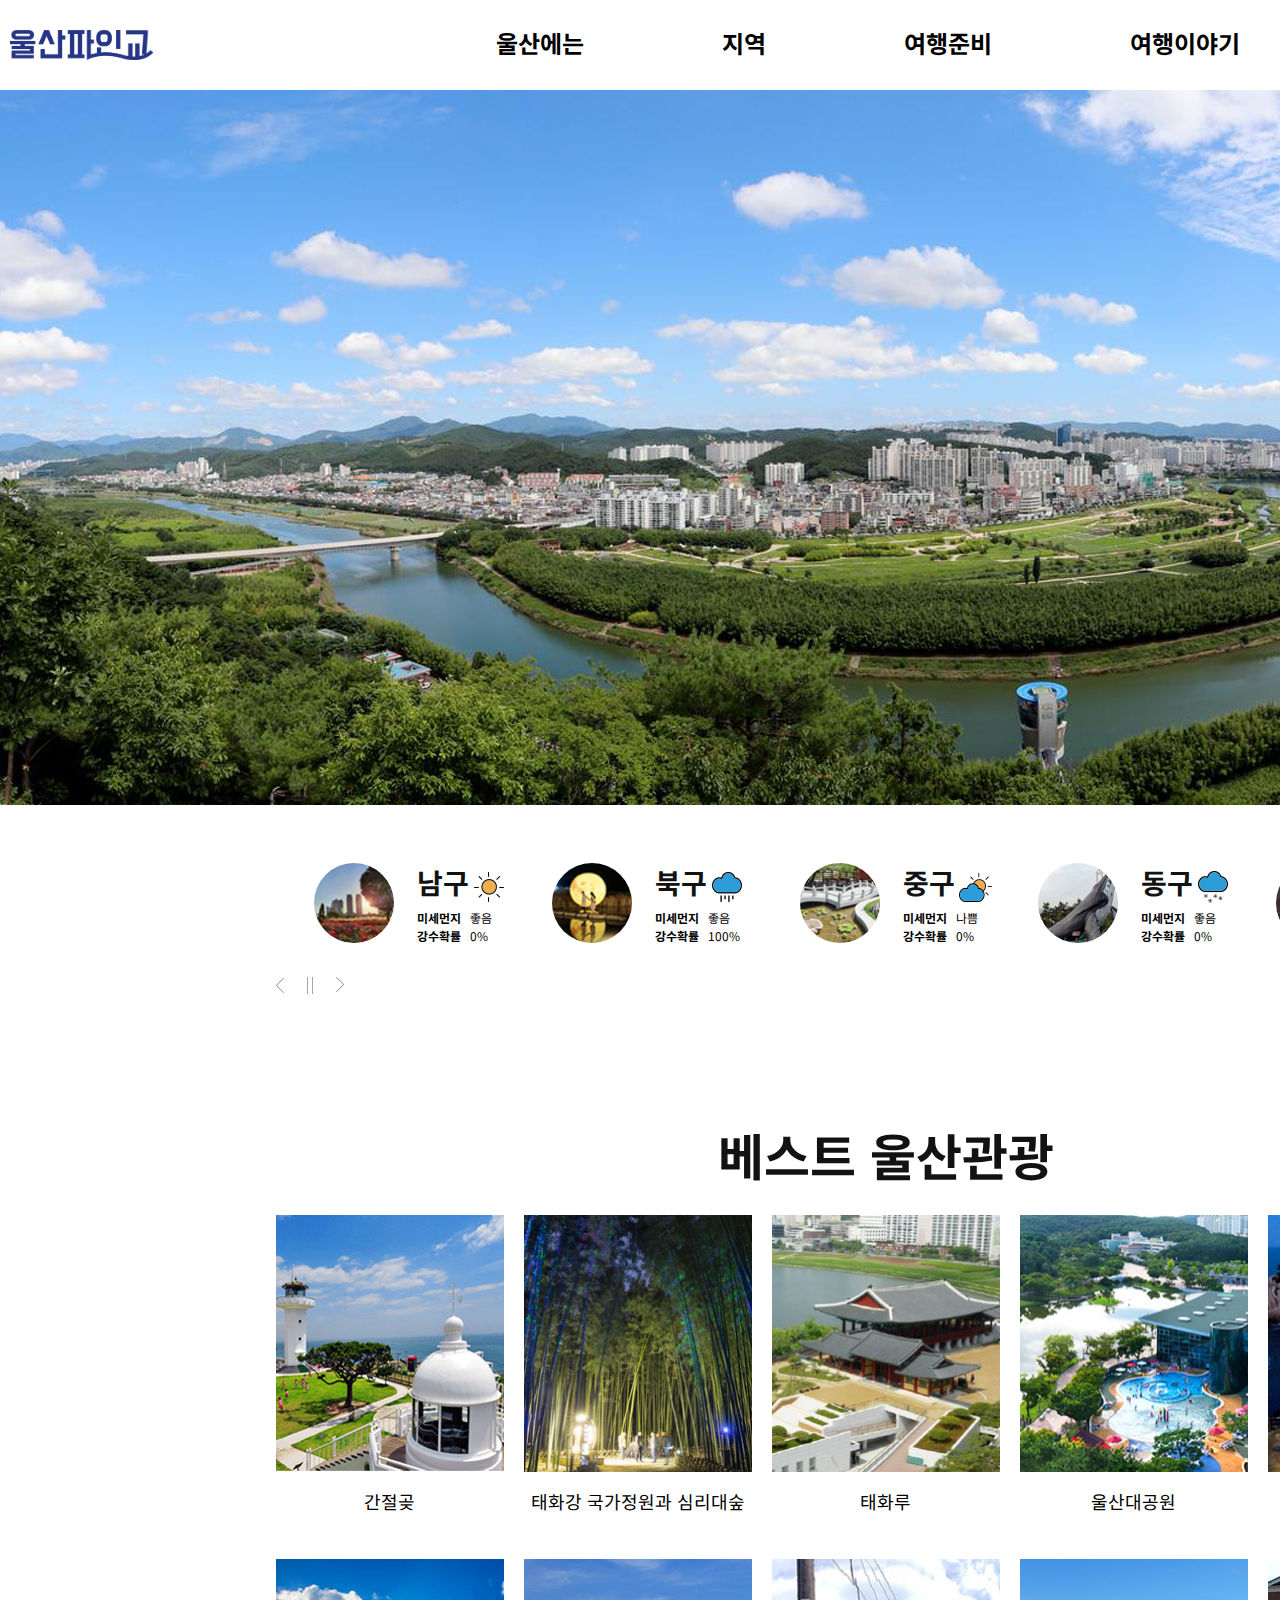
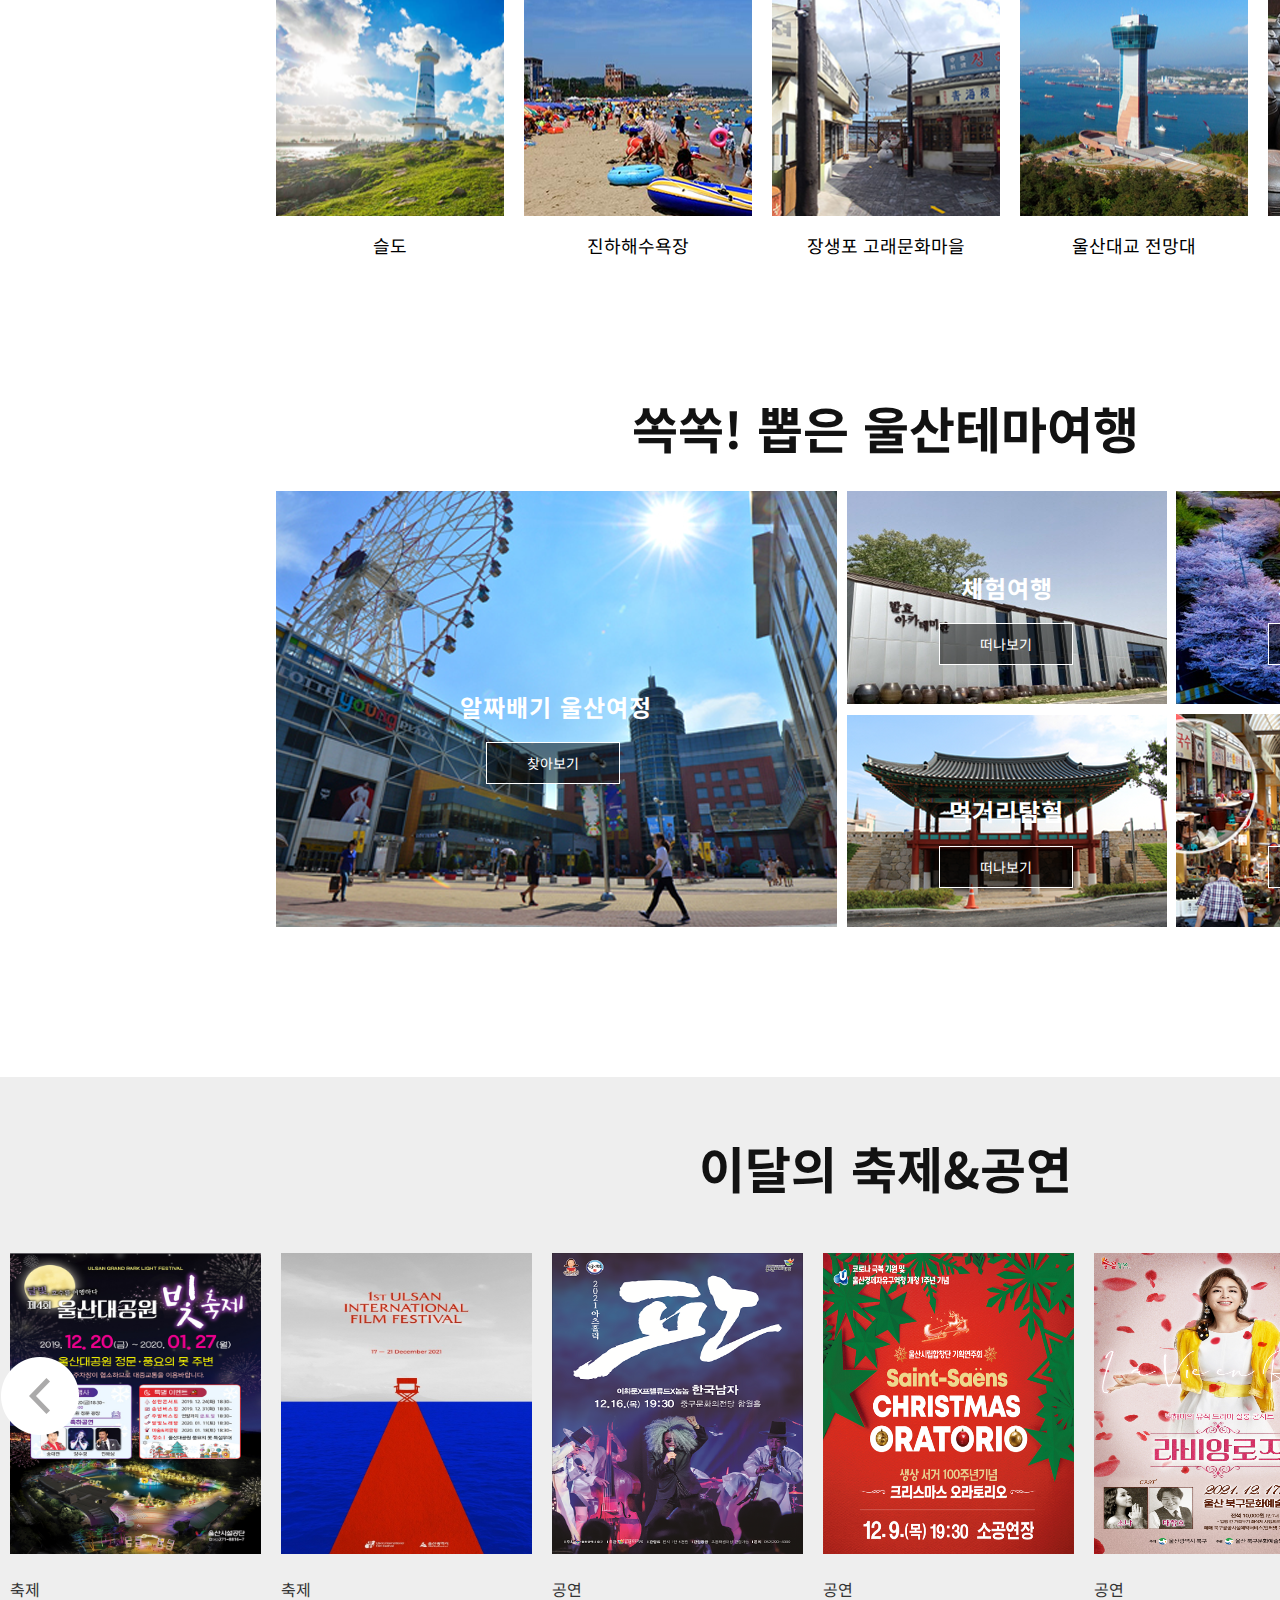
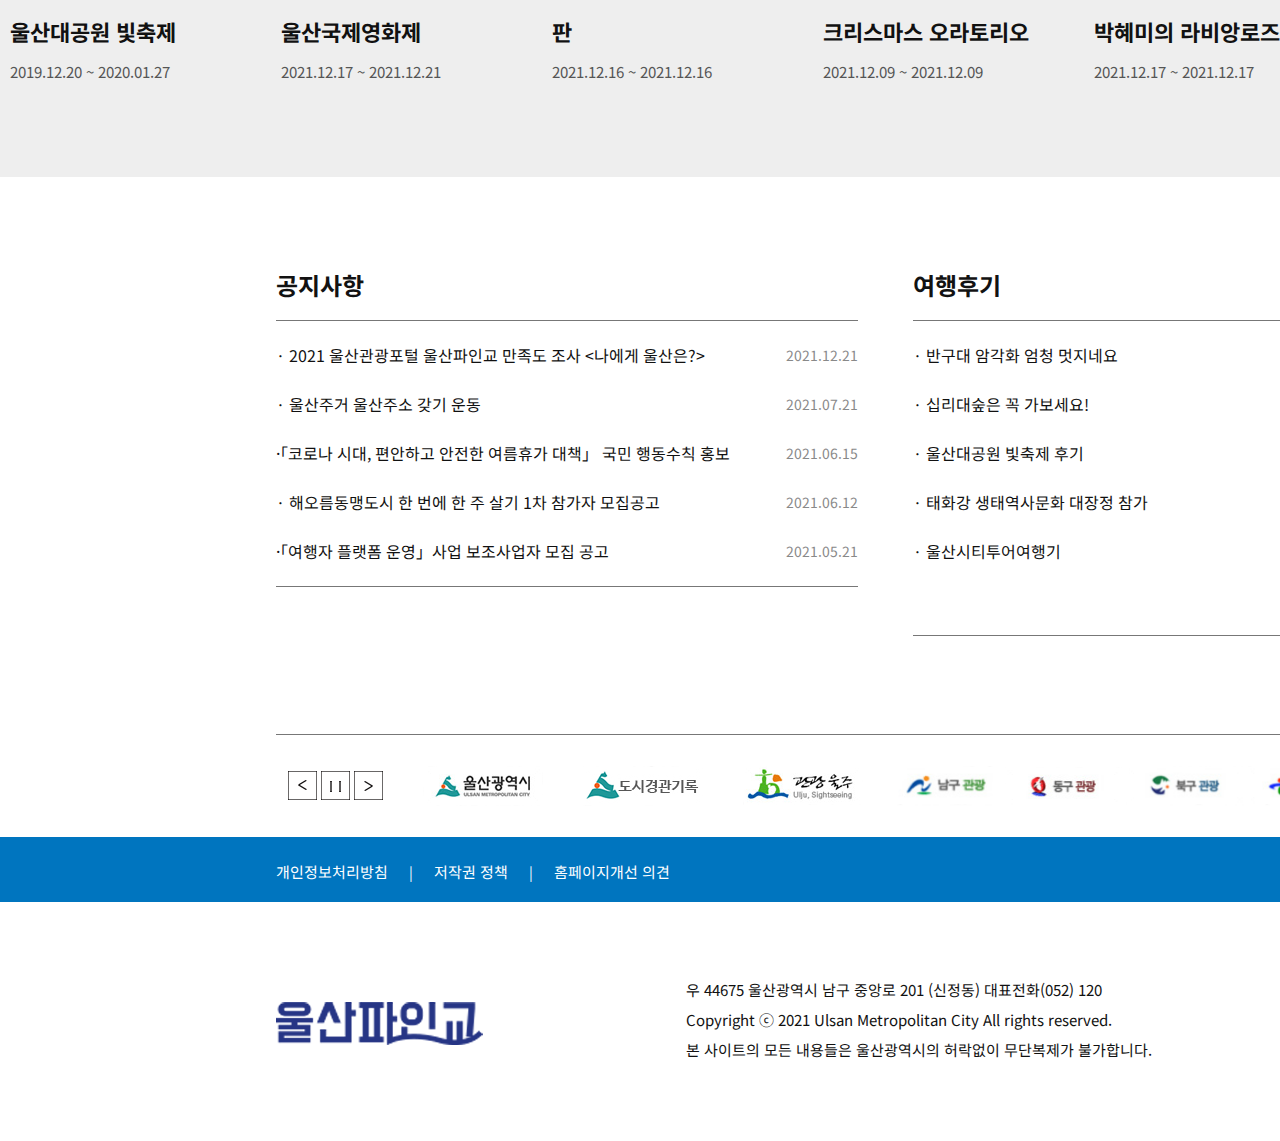
<file: project_01/index.html>
<!DOCTYPE html>
<html lang="ko">
    <head> 
        <meta charset="utf-8">
        <title>울산파인교</title>
        <link rel="preconnect" href="https://fonts.googleapis.com">
        <link rel="preconnect" href="https://fonts.gstatic.com" crossorigin>
        <link href="https://fonts.googleapis.com/css2?family=Noto+Sans+KR:wght@400;500;700&display=swap" rel="stylesheet">
        <link href="css/reset.css" rel="stylesheet">
        <link href="css/style.css" rel="stylesheet">
        <link rel="shortcut icon" href="../project_01/img/U.png">
    </head>
    <body>
    </body>
</html>

<div id="wrap">
<header id="header">
    <div class="h_in">
        <h1 class="logo">
            <a href="">울산파인교</a>
        </h1>
        <nav class="gnb">
            <ul>
                <li><a href="">울산에는</a></li>
                <li><a href="">지역</a></li>
                <li><a href="">여행준비</a></li>
                <li><a href="">여행이야기</a></li>
            </ul>
        </nav> <!-- .gnb -->
        <div class="utill">
            <ul>
            <li><a href="">Language</a></li>
            <li class="languag_down"><a href="">아래로</a></li>
            <li class="h_search_open"><a href="">검색</a></li>
            </ul>
        </div><!-- .utill -->
    </div><!-- .h_in -->
</header><!-- #header -->


<div id="container">
        <div class="ms_img">
            <a href="">
                <img src="img/ulsan_main.png" alt="울산메인이미지">
            </a>
        </div><!-- .ms_img -->

        <div class="weather_wrap">
            <div class="weather">
                <ul>
                    <li class="weather_01">
                        <a href="">
                            <div class="weather_img_01">
                                <img src="img/weather1.png" alt="사진1">
                            </div><!-- .weather_img_01 -->
                            <div class="weather_txt">
                                <div class="weather_local">
                                    <h2>남구</h2>
                                    <p class="weather_img_02"><img src="img/fine.png" alt="맑음"></p>
                                </div><!-- .weather_local -->
                                <p>미세먼지<span>좋음</span></p>
                                <p>강수확률<span>0%</span></p>
                            </div><!-- .weather_txt -->
                         </a>
                    </li><!-- .weather_01 -->

                    <li class="weather_02">
                        <a href="">
                            <div class="weather_img_01">
                                <img src="img/weather2.png" alt="사진1">
                            </div><!-- .weather_img_02 -->
                            <div class="weather_txt">
                                <div class="weather_local">
                                    <h2>북구</h2>
                                    <p class="weather_img_02"><img src="img/rain.png" alt="비"></p>
                                </div><!-- .weather_local -->
                                <p>미세먼지<span>좋음</span></p>
                                <p>강수확률<span>100%</span></p>
                            </div><!-- .weather_txt -->
                         </a>
                    </li><!-- .weather_02 -->

                    <li class="weather_03">
                        <a href="">
                            <div class="weather_img_01">
                                <img src="img/weather3.png" alt="사진1">
                            </div><!-- .weather_img_01 -->
                            <div class="weather_txt">
                                <div class="weather_local">
                                    <h2>중구</h2>
                                    <p class="weather_img_02"><img src="img/cloud.png" alt="구름"></p>
                                </div><!-- .weather_local -->
                                <p>미세먼지<span>나쁨</span></p>
                                <p>강수확률<span>0%</span></p>
                            </div><!-- .weather_txt -->
                         </a>
                    </li><!-- .weather_03 -->

                    <li class="weather_04">
                        <a href="">
                            <div class="weather_img_01">
                                <img src="img/weather4.png" alt="사진1">
                            </div><!-- .weather_img_01 -->
                            <div class="weather_txt">
                                <div class="weather_local">
                                    <h2>동구</h2>
                                    <p class="weather_img_02"><img src="img/snow.png" alt="눈"></p>
                                </div><!-- .weather_local -->
                                <p>미세먼지<span>좋음</span></p>
                                <p>강수확률<span>0%</span></p>
                            </div><!-- .weather_txt -->
                         </a>
                    </li><!-- .weather_04 -->

                    <li class="weather_05">
                        <a href="">
                            <div class="weather_img_01">
                                <img src="img/weather5.png" alt="사진1">
                            </div><!-- .weather_img_01 -->
                            <div class="weather_txt">
                                <div class="weather_local">
                                    <h2>울주군</h2>
                                    <p class="weather_img_02"><img src="img/fine.png" alt="맑음"></p>
                                </div><!-- .weather_local -->
                                <p>미세먼지<span>좋음</span></p>
                                <p>강수확률<span>0%</span></p>
                            </div><!-- .weather_txt -->
                         </a>
                    </li><!-- .weather_05 -->
                </ul>
        </div><!-- .weather -->
        <div class="weather_icon">
        <p class="weather_L"><a href="">이전으로</a></p>
        <p class="weather_play"><a href="">재생</a></p>
        <p class="weather_R"><a href="">다음으로</a></p>
        </div><!-- .weather_icon -->
    </div><!-- .weather_wrap -->
    

        <div class="best_ulsan">
            <div class="best_ulsan_list">
                <h1>베스트 울산관광</h1>
            <div class="best_ulsan_photo">    
                <ul>
                    <li>
                        <a href="">
                            <img src="img/best_01.png" alt="간절곶">
                            <p>간절곶</p> 
                        </a>
                    </li>
                    <li>
                        <a href="">
                            <img src="img/best_02.png" alt="태화강 국가정원과 심리대숲">
                           <p>태화강 국가정원과 심리대숲</p>
                        </a>
                    </li>
                    <li>
                        <a href="">
                            <img src="img/best_03.png" alt="태화루">
                           <p>태화루</p>
                        </a>
                    </li>
                    <li>
                        <a href="">
                            <img src="img/best_04.png" alt="울산대공원">
                           <p>울산대공원</p>
                        </a>
                    </li>
                    <li>
                        <a href="">
                            <img src="img/best_05.png" alt="대왕암">
                           <p>대왕암</p>
                        </a>
                    </li>
                    <li>
                        <a href="">
                            <img src="img/best_06.png" alt="슬도">
                           <p>슬도</p>
                        </a>
                    </li>
                    <li>
                        <a href="">
                            <img src="img/best_07.png" alt="진하해수욕장">
                           <p>진하해수욕장</p>
                        </a>
                    </li>
                    <li>
                        <a href="">
                            <img src="img/best_08.png" alt="장생포 고래문화마을">
                           <p>장생포 고래문화마을</p>
                        </a>
                    </li>
                    <li>
                        <a href="">
                            <img src="img/best_09.png" alt="울산대교 전망대">
                           <p>울산대교 전망대</p>
                        </a>
                    </li>
                    <li>
                        <a href="">
                            <img src="img/best_10.png" alt="옹기마을">
                           <p>옹기마을</p>
                        </a>
                    </li>
                </ul>
            </div><!-- .best_ulsan_photo -->
            </div><!-- .best_ulsan_list -->
        </div><!-- .best_ulsan -->

        <div class="ulsan_Thema">
            <div class="ulsan_Thema_title">
                <h1>쏙쏙! 뽑은 울산테마여행</h1>
            </div><!-- .ulsan_Thema_h1 -->
            <div class="ulsan_Thema_list">
                <div class="ulsan_Thema_L">
                        <div class="ulsan_Thema_photo">
                            <p class="ulsan_Thema_txt1">알짜배기 울산여정</p>
                            <p class="ulsan_Thema_txt2">찾아보기</p>
                        </div>
                </div><!-- .ulsan_Thema_L -->
                <div class="ulsan_Thema_R">
                    <ul>
                        <li class="ulsan_Thema_photo_01">
                                <p class="ulsan_Thema_txt1">체험여행</p>
                                <p class="ulsan_Thema_txt2">떠나보기</p>
                        </li>
                        <li class="ulsan_Thema_photo_02">
                                <p class="ulsan_Thema_txt1">자연과함께</p>
                                <p class="ulsan_Thema_txt2">떠나보기</p>
                        </li>
                        <li class="ulsan_Thema_photo_03">
                                <p class="ulsan_Thema_txt1">먹거리탐험</p>
                                <p class="ulsan_Thema_txt2">떠나보기</p>
                            </a>
                        </li>
                        <li class="ulsan_Thema_photo_04">
                                <p class="ulsan_Thema_txt1">역사와문화</p>
                                <p class="ulsan_Thema_txt2">떠나보기</p>
                        </li>
                    </ul>
                </div><!-- .ulsan_Thema_R -->  
            </div><!-- .ulsan_Thema_list -->
        </div><!-- .ulsan_Thema -->

        <div class="ulsan_festival">
            <div class="ulsan_festival_title">
                <h1>이달의 축제&공연</h1>
            </div><!-- .ulsan_festival_title -->
            <div class="ulsan_festival_list">
                <ul>
                    <li>
                        <a href="">
                            <div class="ulsan_festival_img">
                                <img src="img/festival_01.png" alt="">
                            </div>
                            <p class="ulsan_festival_txt01">축제</p>
                            <p class="ulsan_festival_txt02">울산대공원 빛축제</p>
                            <p class="ulsan_festival_txt03">2019.12.20 ~ 2020.01.27</p>
                        </a>
                    </li>
                    <li>
                        <a href="">
                            <div class="ulsan_festival_img">
                                <img src="img/festival_02.jfif" alt="">
                            </div>
                            <p class="ulsan_festival_txt01">축제</p>
                            <p class="ulsan_festival_txt02">울산국제영화제</p>
                            <p class="ulsan_festival_txt03">2021.12.17 ~ 2021.12.21</p>
                        </a>
                    </li>
                    <li>
                        <a href="">
                            <div class="ulsan_festival_img">
                                <img src="img/festival_03.png" alt="">
                            </div>
                            <p class="ulsan_festival_txt01">공연</p>
                            <p class="ulsan_festival_txt02">판</p>
                            <p class="ulsan_festival_txt03">2021.12.16 ~ 2021.12.16</p>
                        </a>
                    </li>
                    <li>
                        <a href="">
                            <div class="ulsan_festival_img">
                                <img src="img/festival_04.jpg" alt="">
                            </div>
                                <p class="ulsan_festival_txt01">공연</p>
                                <p class="ulsan_festival_txt02">크리스마스 오라토리오</p>
                                <p class="ulsan_festival_txt03">2021.12.09 ~ 2021.12.09</p>
                        </a>
                    </li>
                    <li>
                        <a href="">
                            <div class="ulsan_festival_img">
                                <img src="img/festival_05.jpg" alt="">
                            </div>
                                <p class="ulsan_festival_txt01">공연</p>
                                <p class="ulsan_festival_txt02">박혜미의 라비앙로즈</p>
                                <p class="ulsan_festival_txt03">2021.12.17 ~ 2021.12.17</p>
                        </a>
                    </li>
                    <li>
                        <a href="">
                            <div class="ulsan_festival_img">
                                <img src="img/festival_06.jpg" alt="">
                            </div>
                            <p class="ulsan_festival_txt01">공연</p>
                            <p class="ulsan_festival_txt02">불꽃으로 피어나는...</p>
                            <p class="ulsan_festival_txt03">2021.12.13 ~ 2021.12.13</p>
                        </a>
                    </li>
                    <li>
                        <a href="">
                            <div class="ulsan_festival_img">
                                <img src="img/festival_07.jpg" alt="">
                            </div>
                            <p class="ulsan_festival_txt01">공연</p>
                            <p class="ulsan_festival_txt02">크리스마스 콘서트...</p>
                            <p class="ulsan_festival_txt03">2021.12.23 ~ 2020.12.23</p>
                        </a>
                    </li>
                </ul>
            </div><!-- .ulsan_festival_list -->
            <div class="ulsan_festival_btn">
                <p class="festival_prev"><a href="">이전으로</a></p>
                <p class="festival_next"><a href="">다음으로</a></p>
            </div><!-- .ulsan_festival_btn -->
        </div><!-- .ulsan_festival -->

     <div class="ulsan_Board">
        <div class="ulsan_Board_list">
            <div class="ulsan_Board_text_01">
                <h2>공지사항</h2>
                <div class="bb"></div>
                <div class="ulsan_Board_txt">
                    <ul>
                        <li>
                            <a href="">
                                <p>· 2021 울산관광포털 울산파인교 만족도 조사 <나에게 울산은?></p>
                                <span>2021.12.21</span>
                            </a>
                        </li>
                        <li>
                            <a href="">
                                <p>· 울산주거 울산주소 갖기 운동</p>
                                <span>2021.07.21</span>
                            </a>
                        </li>
                        <li>
                            <a href="">
                                <p>·「코로나 시대, 편안하고 안전한 여름휴가 대책」 국민 행동수칙 홍보</p>
                                <span>2021.06.15</span>
                            </a>
                        </li>
                        <li>
                            <a href="">
                                <p>· 해오름동맹도시 한 번에 한 주 살기 1차 참가자 모집공고</p>
                                <span>2021.06.12</span>
                            </a>
                        </li>
                        <li>
                            <a href="">
                                <p>·「여행자 플랫폼 운영」사업 보조사업자 모집 공고</p>
                                <span>2021.05.21</span>
                            </a>
                        </li>
                    </ul>
                </div><!-- .ulsan_Board_text -->
            </div><!-- .ulsan_Board_text_01 -->
            <div class="ulsan_Board_text_02">
                <h2>여행후기</h2>
                <div class="bb"></div>
                <div class="ulsan_Board_txt">
                    <ul>
                        <li>
                            <a href="">
                                <p>· 반구대 암각화 엄청 멋지네요</p>
                                <span>2021.12.31</span>
                            </a>
                        </li>
                        <li>
                            <a href="">
                                <p>· 십리대숲은 꼭 가보세요!</p>
                                <span>2021.07.21</span>
                            </a>
                        </li>
                        <li>
                            <a href="">
                                <p>· 울산대공원 빛축제 후기</p>
                                <span>2021.06.19</span>
                            </a>
                        </li>
                        <li>
                            <a href="">
                                <p>· 태화강 생태역사문화 대장정 참가</p>
                                <span>2021.06.12</span>
                            </a>
                        </li>
                        <li>
                            <a href="">
                                <p>· 울산시티투어여행기</p>
                                <span>2021.05.26</span>
                            </a>
                        </li>
                    </ul>
                </div><!-- .ulsan_Board_txt -->
            </div><!-- .ulsan_Board_text_02 -->
        </div><!-- .ulsan_Board_list -->
    </div><!-- ..ulsan_Board -->
    
    <div class="border">경계선</div><!-- .border -->

    <div class="ulsan_organ">
        <div class="ulsan_organ_btn">
            <p class="ulsan_btn_L">
                <a href="">
                    <img src="img/ft_L.png" alt="이전으로">
                </a>
            </p>
            <p class="ulsan_btn_P">
                <a href="">
                    <img src="img/ft_p.png" alt="재생정지">
                </a>
            </p>
            <p class="ulsan_btn_R">
                <a href="">
                    <img src="img/ft_R.png" alt="다음으로">
                </a>
            </p>
        </div><!-- .ulsan_organ_btn -->
        <div class="ulsan_organ_list">
            <ul>
                <li><a href=""><img src="img/us_01.png" alt="울산광역시"></a></li>
                <li><a href=""><img src="img/us_02.png" alt="도시경관기록"></a></li>
                <li><a href=""><img src="img/us_03.png" alt="관광울주"></a></li>
                <li><a href=""><img src="img/us_04.png" alt="남구관광"></a></li>
                <li><a href=""><img src="img/us_05.png" alt="동구관광"></a></li>
                <li><a href=""><img src="img/us_06.png" alt="북구관광"></a></li>
                <li><a href=""><img src="img/us_07.png" alt="중구관광"></a></li>
                <li><a href=""><img src="img/us_08.png" alt="울산전시컨벤션센터"></a></li>
            </ul>
        </div><!-- .ulsan_organ_list -->
    </div><!-- .ulsan_organ -->   
</div><!-- #container -->

<footer id="footer">
    <div class="f_b">
        <div class="f_bb">
            <div class="f_text_list">
                <p class="f_text01"><a href="">개인정보처리방침</a></p>
                <p class="f_text02"><a href="">저작권 정책</a></p>
                <p><a href="">홈페이지개선 의견</a></p>
            </div><!-- .f_text_list -->
            <div class="f_sns_list">
                <ul>
                    <li><a href="">페이스북</a></li>
                    <li><a href="">인스타그램</a></li>
                    <li><a href="">유튜브</a></li>
                </ul>
            </div><!-- .f_sns_list -->
        </div><!-- .f_bb -->
    </div><!-- .f_b -->

    <div class="f_c">
        <div class="f_cc">
            <div class="f_logo">푸터 울산파인교</div>
            <div class="f_address">
                <p>
                    우 44675 울산광역시 남구 중앙로 201 (신정동) 대표전화(052) 120<br>
                    Copyright ⓒ 2021 Ulsan Metropolitan City All rights reserved.<br>
                    본 사이트의 모든 내용들은 울산광역시의 허락없이 무단복제가 불가합니다.
                </p>
            </div>
            <div class="web_acc">과학기술정보통신부</div>
        </div><!-- .f_cc -->
    </div><!-- .f_c -->
</footer>
</div><!-- #wrap -->
</file>
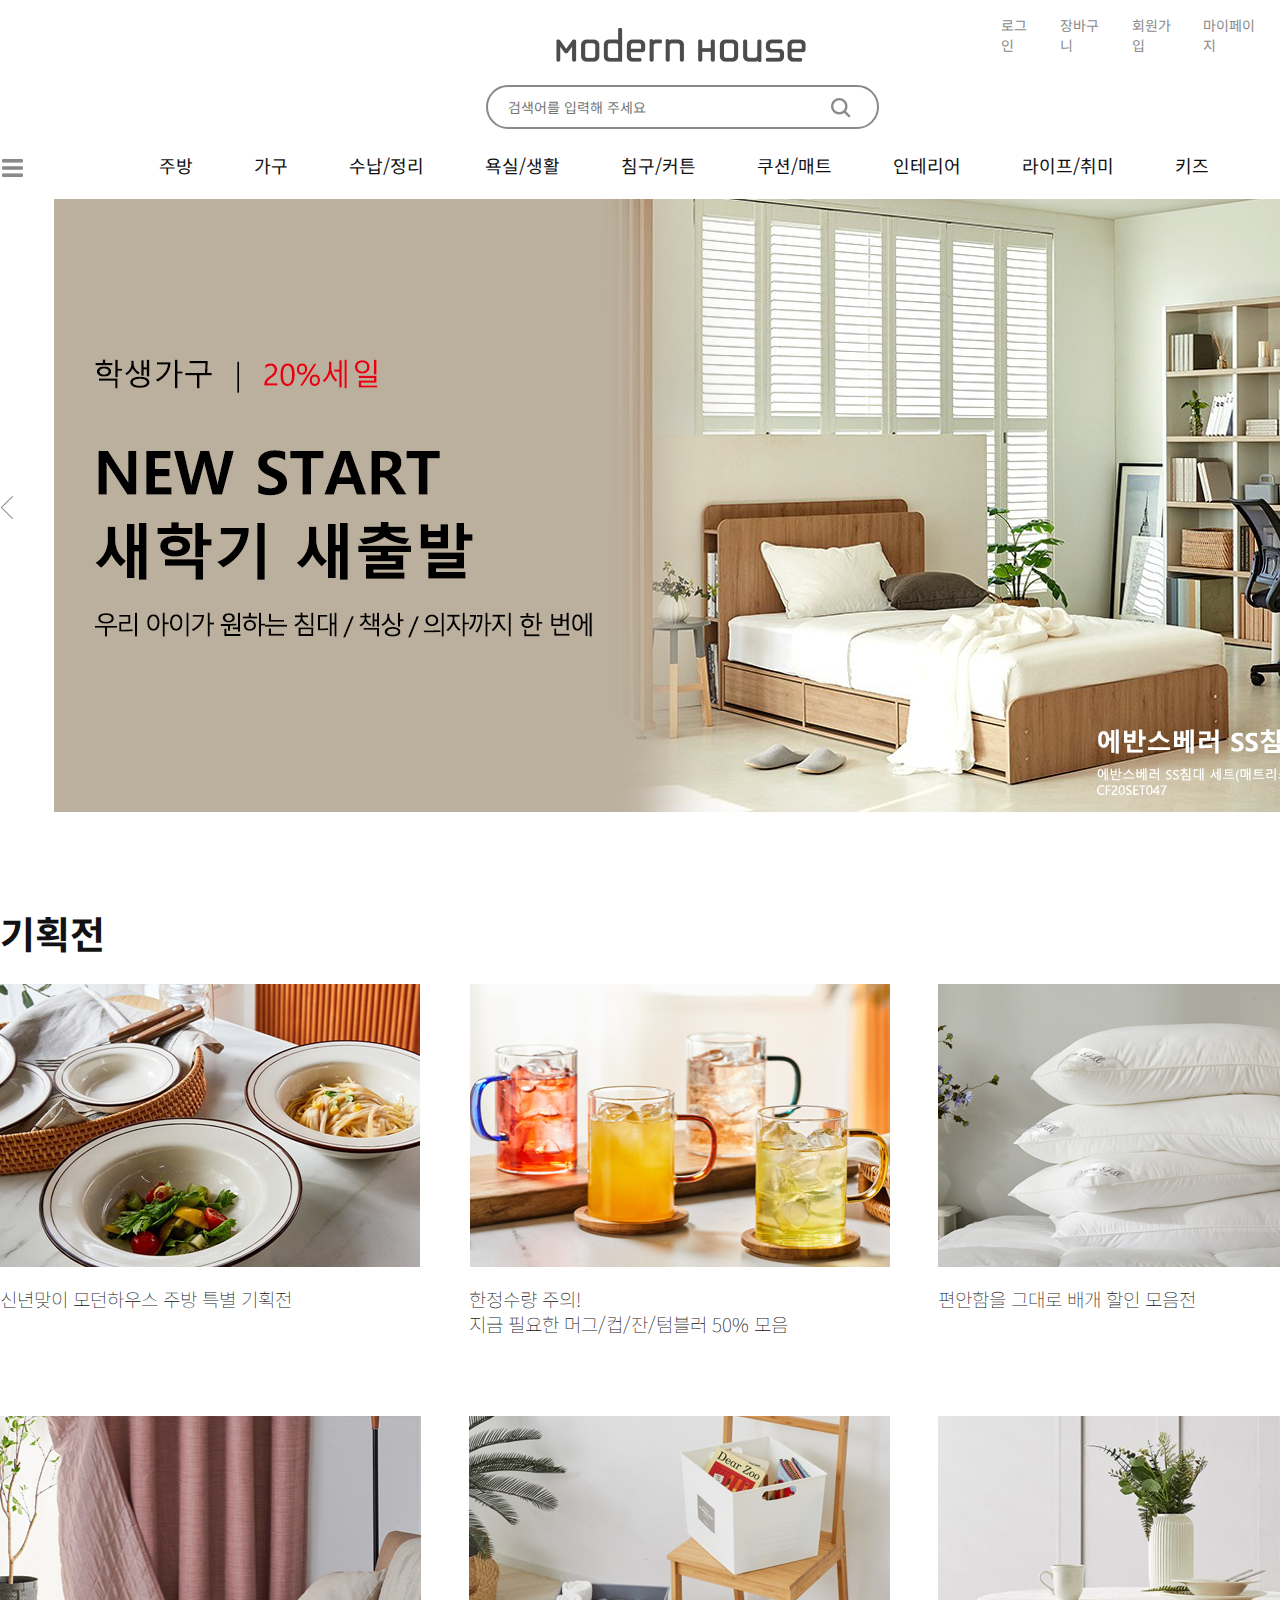
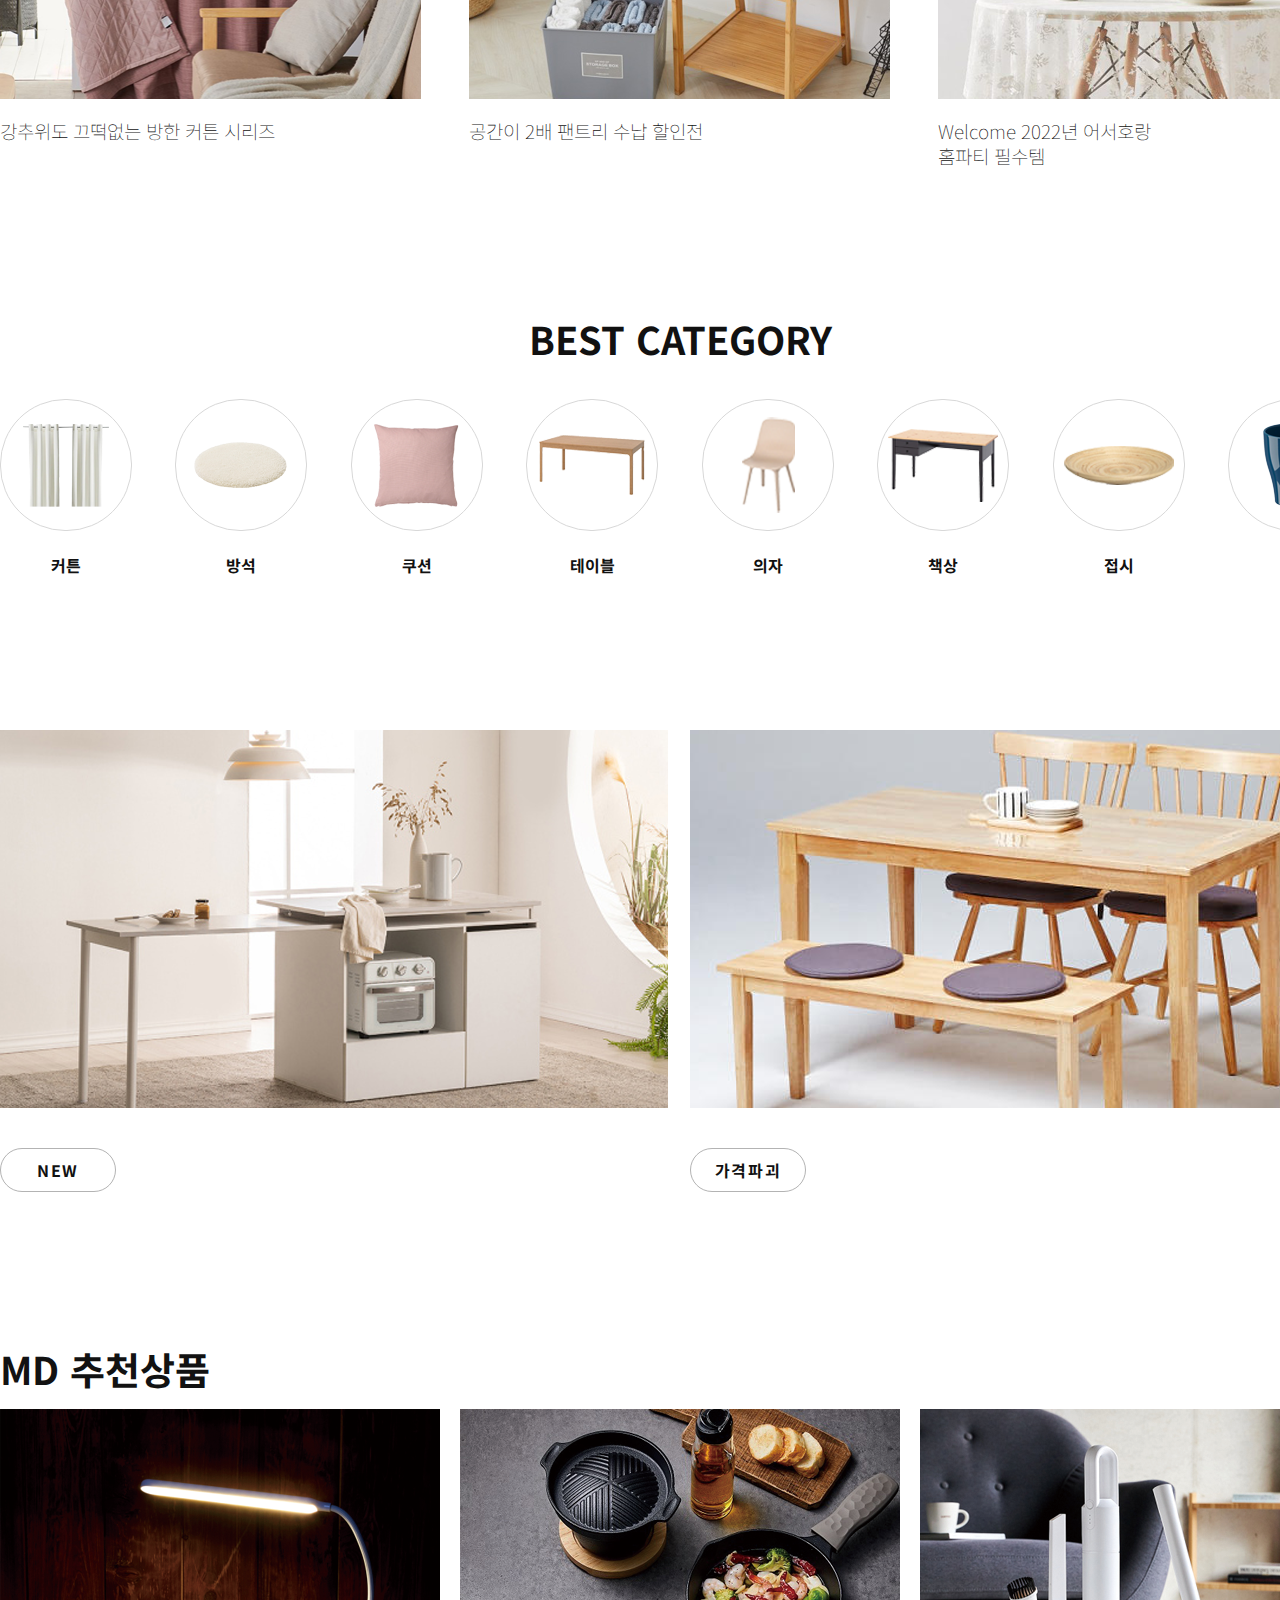
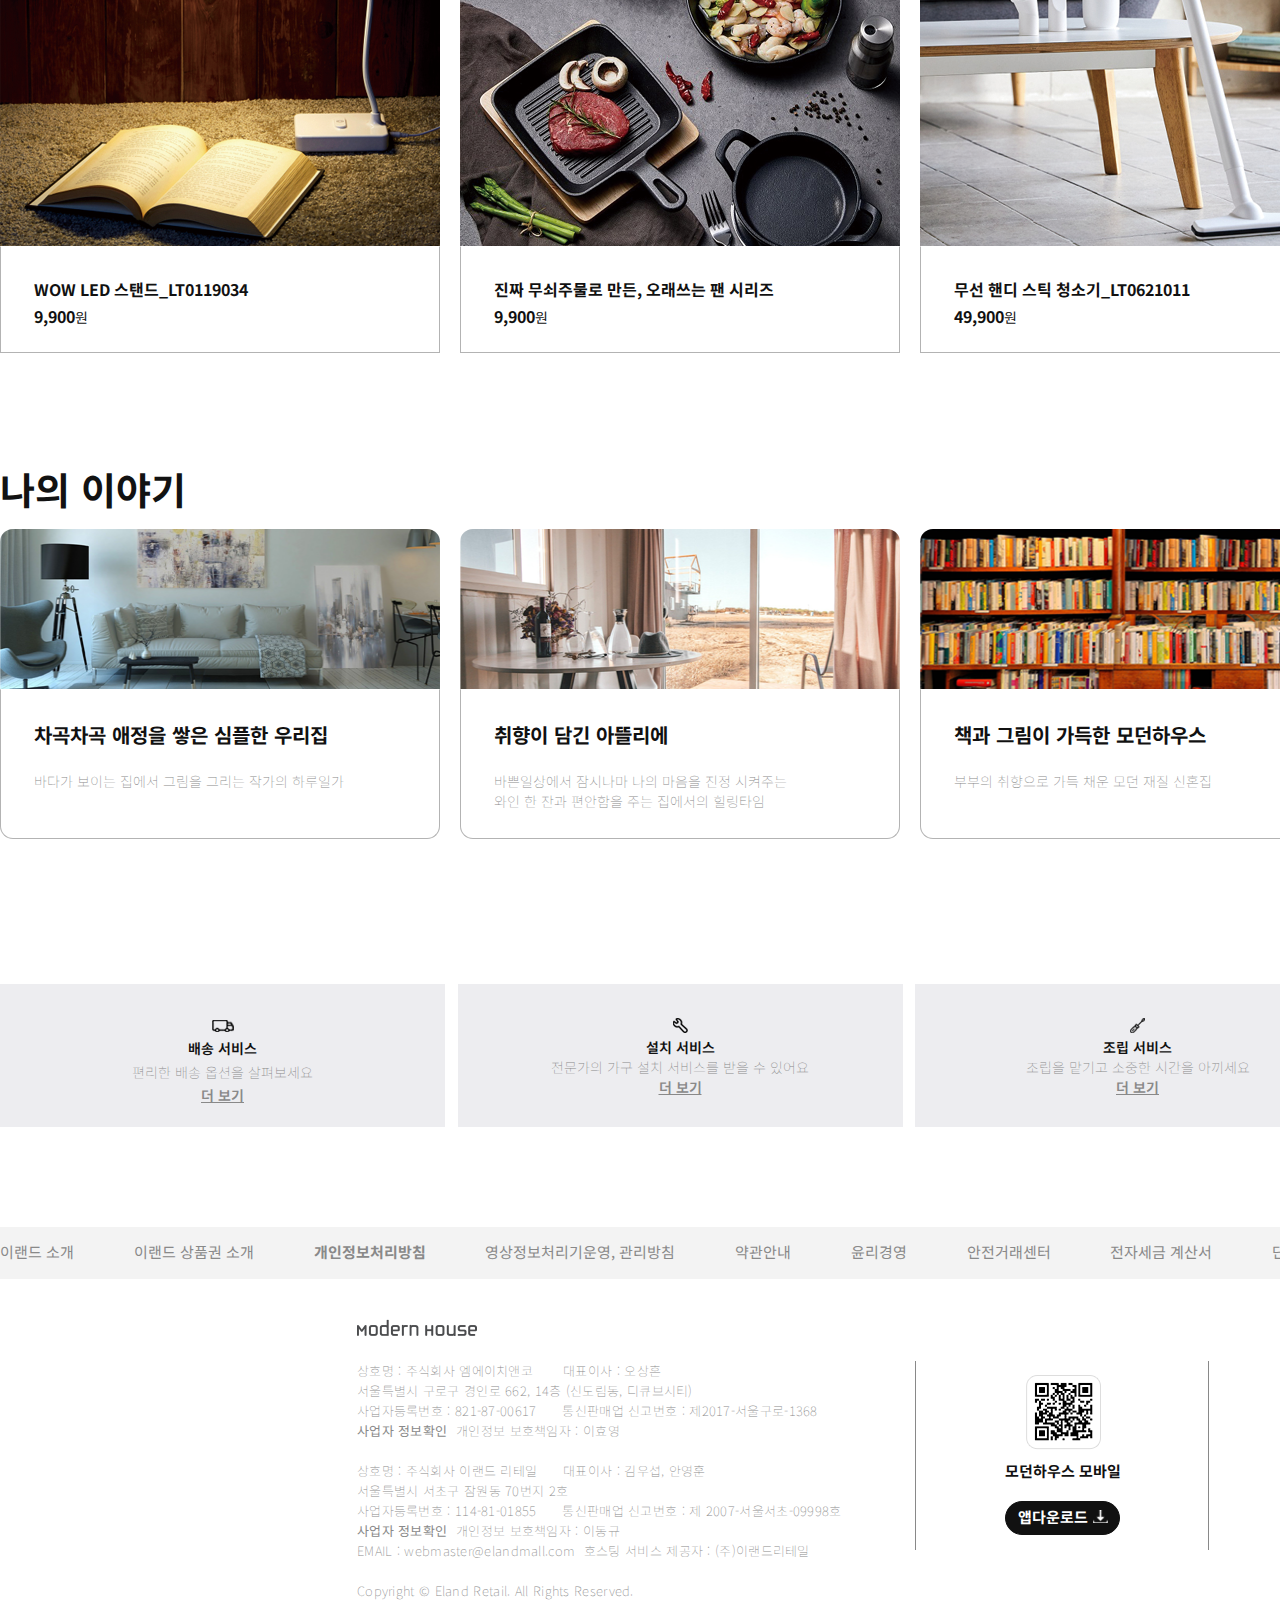
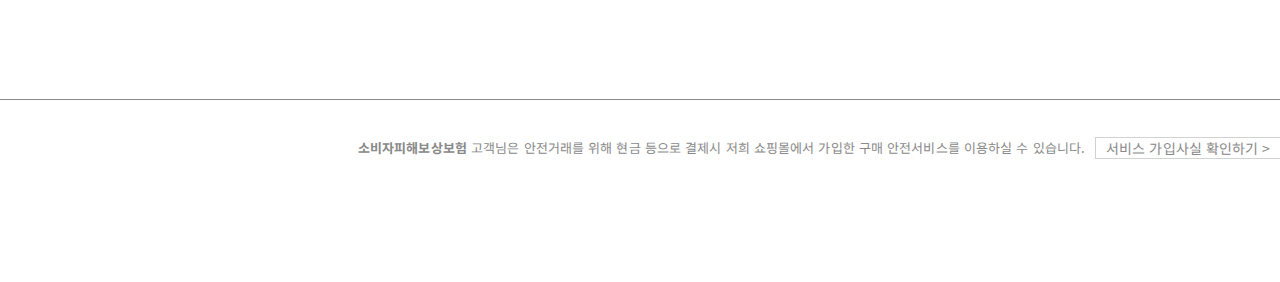
<file: project_02/index.html>
<!DOCTYPE html>
<html lang="ko">
<head>
    <meta charset="utf-8">
    <title>모던하우스</title>
    <link rel="preconnect" href="https://fonts.googleapis.com">
    <link rel="preconnect" href="https://fonts.gstatic.com" crossorigin>
    <link href="https://fonts.googleapis.com/css2?family=Noto+Sans+KR:wght@400;500;700&display=swap" rel="stylesheet">
    <link href="css/reset.css" rel="stylesheet">
    <link href="css/style.css" rel="stylesheet">
    <link rel="shortcut icon" href="../project_02/img/M.png">
</head>
<body>
    <div id="wrap">
        <header id="hearder">
            <div class="h_in">
                <div class="h_logo">
                    <h1 class="logo"><a href="">모던하우스</a></h1>
                </div> <!-- .h_logo -->
                <div class="h_ct_list">
                    <ul>
                        <li><a href="">로그인</a></li>
                        <li><a href="">장바구니</a></li>
                        <li><a href="">회원가입</a></li>
                        <li><a href="">마이페이지</a></li>
                        <li><a href="">고객센터</a></li>
                    </ul>
                </div> <!-- .h_ct_list -->
                <div class="h_search">
                    <form action="">
                        <fieldset>
                            <legend class="hide">통합검색영역</legend>
                            <input type="text" placeholder="검색어를 입력해 주세요">
                            <button>검색하기</button>
                        </fieldset>
                    </form>
                </div> <!-- .h_search -->
                <div class="h_menu"><a href="">통합메뉴</a></div> <!-- .h_menu -->
                <div class="h_menu_list">
                    <ul>
                        <li><a href="">주방</a></li>
                        <li><a href="">가구</a></li>
                        <li><a href="">수납/정리</a></li>
                        <li><a href="">욕실/생활</a></li>
                        <li><a href="">침구/커튼</a></li>
                        <li><a href="">쿠션/매트</a></li>
                        <li><a href="">인테리어</a></li>
                        <li><a href="">라이프/취미</a></li>
                        <li><a href="">키즈</a></li>
                    </ul>
                </div> <!-- .h_menu_list -->
            </div> <!-- .h_in -->
        </header> <!-- #hearder -->
        
        <div id="container">
            <div class="main_bn">
                <div class="main_bn_img">
                    <img src="img/main_img_01_03.png" alt="메인배너">
                </div> <!-- .main_bn_img -->
                <p class="btn_L"><a href="">이전으로</a></p>
                <p class="btn_R"><a href="">다음으로</a></p>
            </div> <!-- .main_bn -->

            <div class="planning">
                <div class="planning_title">
                    <h3>기획전</h3>
                </div> <!-- .planning_title -->
                <div class="planning_list">
                    <ul>
                        <li>
                            <p><a href=""><img src="img/G_01.png" alt=""></a></p>
                            <p class="planning_list_txt">
                                <a href="">
                                    신년맞이 모던하우스 주방 특별 기획전</a>
                            </p>
                        </li>
                        <li>
                            <p><a href=""><img src="img/G_02.png" alt=""></a></p>
                            <p class="planning_list_txt">
                                <a href="">
                                    한정수량 주의!<br>
                                    지금 필요한 머그/컵/잔/텀블러 50% 모음</a>
                            </p>
                        </li>
                        <li>
                            <p><a href=""><img src="img/G_03.png" alt=""></a></p>
                            <p class="planning_list_txt">
                                <a href="">
                                    편안함을 그대로 배개 할인 모음전</a>
                            </p>
                        </li>
                        <li>
                            <p><a href=""><img src="img/G_04.png" alt=""></a></p>
                            <p class="planning_list_txt">
                                <a href="">
                                    강추위도 끄떡없는 방한 커튼 시리즈</a>
                            </p>
                        </li>
                        <li>
                            <p><a href=""><img src="img/G_05.png" alt=""></a></p>
                            <p class="planning_list_txt">
                                <a href="">
                                    공간이 2배 팬트리 수납 할인전</a>
                            </p>
                        </li>
                        <li>
                            <p><a href=""><img src="img/G_06.png" alt=""></a></p>
                            <p class="planning_list_txt">
                                <a href="">
                                    Welcome 2022년 어서호랑<br>
                                    홈파티 필수템</a>
                            </p>
                        </li>
                    </ul>
                </div> <!-- .planning_list -->
            </div> <!-- .planning -->

            <div class="BEST_CATEGORY">
                <div class="BEST_CATEGORY_title">
                    <h2>BEST CATEGORY</h2>
                </div>
                <div class="BEST_CATEGORY_list">
                    <ul>
                        <li>
                            <a href="">
                                <p><img src="img/C_01.png" alt=""></p>
                                <span>커튼</span>
                            </a>
                        </li>
                        <li>
                            <a href="">
                                <p><img src="img/C_02.png" alt=""></p>
                                <span>방석</span>
                            </a>
                        </li>
                        <li>
                            <a href="">
                                <p><img src="img/C_03.png" alt=""></p>
                                <span>쿠션</span>
                            </a>
                        </li>
                        <li>
                            <a href="">
                                <p><img src="img/C_04.png" alt=""></p>
                                <span>테이블</span>
                            </a>
                        </li>
                        <li>
                            <a href="">
                                <p><img src="img/C_05.png" alt=""></p>
                                <span>의자</span>
                            </a>
                        </li>
                        <li>
                            <a href="">
                                <p><img src="img/C_06.png" alt=""></p>
                                <span>책상</span>
                            </a>
                        </li>
                        <li>
                            <a href="">
                                <p><img src="img/C_07.png" alt=""></p>
                                <span>접시</span>
                            </a>
                        </li>
                        <li>
                            <a href="">
                                <p class="cup"><img src="img/C_08.png" alt=""></p>
                                <span>컵</span>
                            </a>
                        </li>
                    </ul>
                </div> <!-- .BEST_CATEGORY_title -->
            </div> <!-- .BEST_CATEGORY -->

            <div class="new_price">
                <div class="new_box">
                    <p class="photo"><a href=""><img src="img/f_01.png" alt=""></p>
                    <p class="title">NEW</p></a>
                </div> <!-- .new_box -->
                <div class="price_box">    
                    <p class="photo"><a href=""><img src="img/f_02.png" alt=""></p>
                    <p class="title">가격파괴</p></a>
                </div> <!-- .price_box -->
            </div> <!-- .new_price -->

            <div class="MD">
                <div class="MD_title">
                    <h2>MD 추천상품</h2>
                </div> <!-- .MD_title -->
                <div class="MD_list">
                    <ul>
                        <li>
                            <a href="">
                                <img src="img/h_01.png" alt="">
                                <div class="aa">
                                    <p>WOW LED 스탠드_LT0119034<br>
                                       9,900<span>원</span></p>
                            </a>
                                </div> <!-- .aa -->
                        </li>
                        <li>
                            <a href="">
                                <img src="img/h_02.png" alt="">
                                <div class="aa">
                                <p>진짜 무쇠주물로 만든, 오래쓰는 팬 시리즈<br>
                                   9,900<span>원</span></p>
                            </a>
                                </div> <!-- .aa -->
                        </li>
                        <li>
                            <a href="">
                                <img src="img/h_03.png" alt="">
                                <div class="aa">
                                <p>무선 핸디 스틱 청소기_LT0621011<br>
                                   49,900<span>원</span></p>
                            </a>
                                </div> <!-- .aa -->
                        </li>
                    </ul>
                </div> <!-- .MD_list -->
                <p class="MD_L"><a href="">이전으로</a></p>
                <p class="MD_R"><a href="">다음으로</a></p>
            </div> <!-- .MD -->

            <div class="mystory">
                <div class="mystory_title">
                    <h2>나의 이야기</h2>
                </div> <!-- .mystory_title -->
                <div class="mystory_list">
                    <ul>
                        <li>
                            <a href="">
                                <img src="img/wwewqe_01.png" alt="">
                                <div class="bb">
                                    <p>차곡차곡 애정을 쌓은 심플한 우리집<br></p>
                                    <span>바다가 보이는 집에서 그림을 그리는 작가의 하루일가</span></a>
                                </div> <!-- .bb -->
                        </li>
                        <li>
                            <a href="">
                                <img src="img/wwewqe_02.png" alt="">
                                <div class="bb">
                                <p>취향이 담긴 아뜰리에<br></p>
                                <span>바쁜일상에서 잠시나마 나의 마음을 진정 시켜주는<br></span>
                                <span>와인 한 잔과 편안함을 주는 집에서의 힐링타임</span></a>
                                </div> <!-- .bb -->
                        </li>
                        <li>
                            <a href="">
                                <img src="img/wwewqe_03.png" alt="">
                                <div class="bb">
                                <p>책과 그림이 가득한 모던하우스<br></p>
                                <span>부부의 취향으로 가득 채운 모던 재질 신혼집</span></a>
                                </div> <!-- .bb -->
                        </li>
                    </ul>
                </div> <!-- .mystory_list -->
            </div> <!-- .mystory -->

            <div class="service">
                <div class="dvr_service">
                    <img src="img/cccvv.png" alt="">
                    <p class="dvr_service_txt01">배송 서비스</p>
                    <p class="dvr_service_txt02">편리한 배송 옵션을 살펴보세요</p>
                    <p class="dvr_service_txt03"><a href=""><u>더 보기</u></a></p>
                </div> <!-- .dvr_service -->
                <div class="inst_service">
                    <img src="img/weweq.png" alt="">
                    <p class="dvr_service_txt01">설치 서비스</p>
                    <p class="dvr_service_txt02">전문가의 가구 설치 서비스를 받을 수 있어요</p>
                    <p class="dvr_service_txt03"><a href=""><u>더 보기</u></a></p>
                </div> <!-- .inst_service -->
                <div class="aem_service">
                    <img src="img/cseweqcasc.png" alt="">
                    <p class="dvr_service_txt01">조립 서비스</p>
                    <p class="dvr_service_txt02">조립을 맡기고 소중한 시간을 아끼세요</p>
                    <p class="dvr_service_txt03"><a href=""><u>더 보기</u></a></p>
                </div> <!-- .aem_service -->
            </div> <!-- .service -->
        </div> <!-- #container -->
        
        <footer id="footer">
            <div class="f_t">
                <div class="f_list">
                    <ul>
                        <li>이랜드 소개</li>
                        <li>이랜드 상품권 소개</li>
                        <li class="f_list_border"><a href="">개인정보처리방침</a></li>
                        <li>영상정보처리기운영, 관리방침</li>
                        <li>약관안내</li>
                        <li>윤리경영</li>
                        <li>안전거래센터</li>
                        <li>전자세금 계산서</li>
                        <li>단체구매 상담</li>
                    </ul>
                </div> <!-- .f_list -->
            </div> <!-- .f_t -->
            <div class="f_adress">
                <div class="f_adress_adress">
                    <img src="img/f_logo.png" alt="">
                    <p>
                        상호명 : 주식회사 엠에이치앤코 &nbsp;&nbsp;&nbsp;&nbsp;&nbsp;&nbsp;대표이사 : 오상흔<br>
                        서울특별시 구로구 경인로 662, 14층 (신도림동, 디큐브시티)<br>
                        사업자등록번호 : 821-87-00617 &nbsp;&nbsp;&nbsp;&nbsp;&nbsp;통신판매업 신고번호 : 제2017-서울구로-1368<br>
                        <strong>사업자 정보확인</strong> &nbsp;개인정보 보호책임자 : 이효영<br>
                        <br>
                        상호명 : 주식회사 이랜드 리테일 &nbsp;&nbsp;&nbsp;&nbsp;&nbsp;대표이사 : 김우섭, 안영훈<br>
                        서울특별시 서초구 잠원동 70번지 2호<br>
                        사업자등록번호 : 114-81-01855  &nbsp;&nbsp;&nbsp;&nbsp;&nbsp;통신판매업 신고번호 : 제 2007-서울서초-09998호<br>
                        <strong>사업자 정보확인</strong> &nbsp;개인정보 보호책임자 : 이동규<br> 
                        EMAIL : webmaster@elandmall.com &nbsp;호스팅 서비스 제공자 : (주)이랜드리테일<br>
                        <br>
                        Copyright © Eland Retail. All Rights Reserved.
                    </p>
                </div> <!-- .f_adress_adress -->
                <div class="f_adress_QR">
                    <p class="sun01"></p>
                    <div class="f_adress_QR_title">
                        <img src="img/QR.png" alt="">
                        <p class="QR_txt01">모던하우스 모바일</p>
                        <p class="QR_txt02">
                           <a href="">앱다운로드<img src="img/ytyt.png" alt=""></a>
                        </p>
                    </div>
                </div>
                <div class="f_adress_family">
                    <div class="family_box">
                        <select>
                            <option selected>패밀리 사이트 바로가기&nbsp;&nbsp;&nbsp;</option>
                            <option>이랜드 몰</option>
                            <option>엔씨백화점&nbsp;&nbsp;&nbsp;</option>
                            <option>KIM'S CLUB.&nbsp;&nbsp;&nbsp;</option>
                            <option>BUTTER&nbsp;&nbsp;&nbsp;</option>
                        </select>
                    </div>
                    <div class="family_txt">
                        <p class="family_txt01">고객센터</p>
                        <p class="family_txt02">1899-9500</p>
                        <p class="family_txt03">상담시간 : 오전9시 ~ 오후6시(토요일,공휴일 휴무)</p>
                    </div>
                    <div class="family_sns">
                        <p class="family_sns_fb"><a href=""><img src="img/eecsac.png" alt="페이스북"></a></p>
                        <p class="family_sns_bg"><a href=""><img src="img/ggvsdv.png" alt="블로그"></a></p>
                    </div>
                </div>
            </div> <!-- .f_adress -->

            <div class="f_line"></div> <!-- .f_line -->
            <div class="f_so">
                <p class="f_so_01"><span>소비자피해보상보험</span> 고객님은 안전거래를 위해 현금 등으로 결제시 저희 쇼핑몰에서 가입한 구매 안전서비스를 이용하실 수 있습니다.</p>
                <p class="f_so_02"><a href="">서비스 가입사실 확인하기 ></a></p>
            </div> <!-- .f_so -->
        </footer> <!-- #footer -->
    </div> <!-- #wrap -->
    
</body>
</html>
</file>
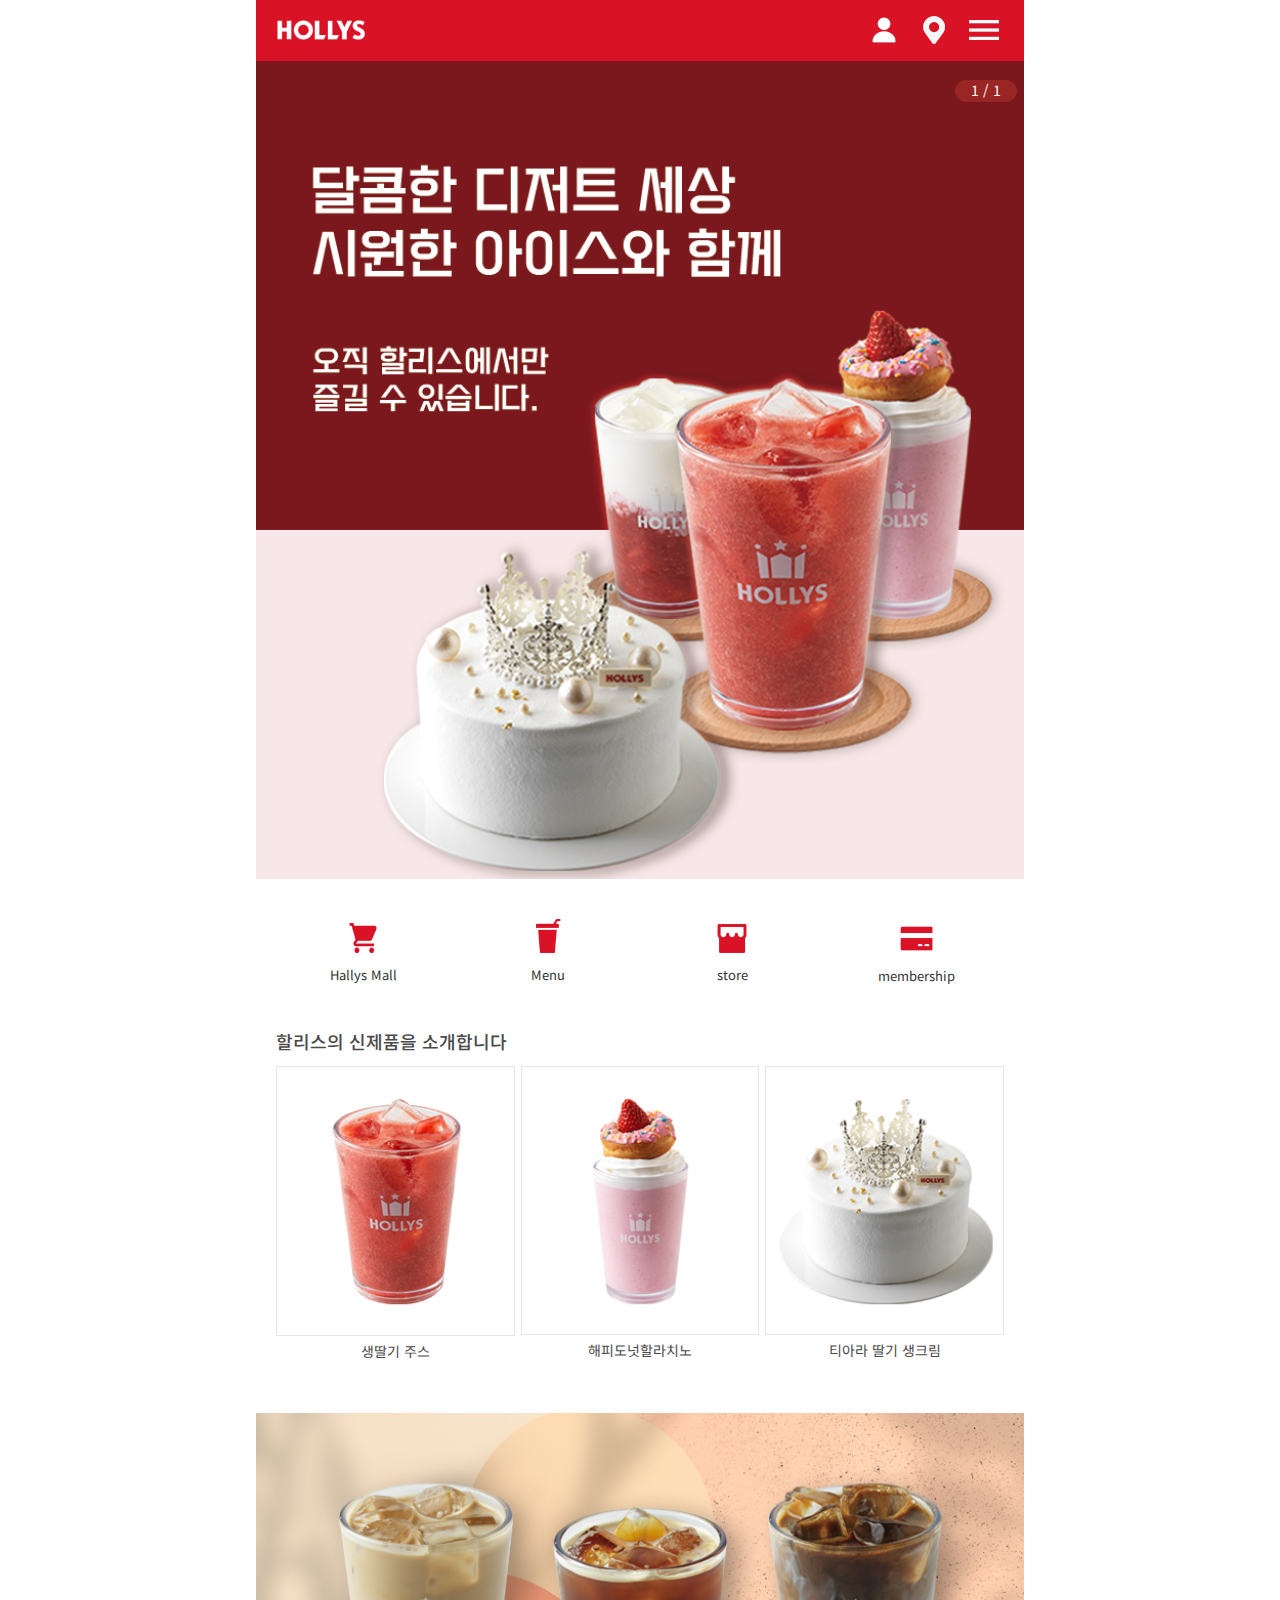
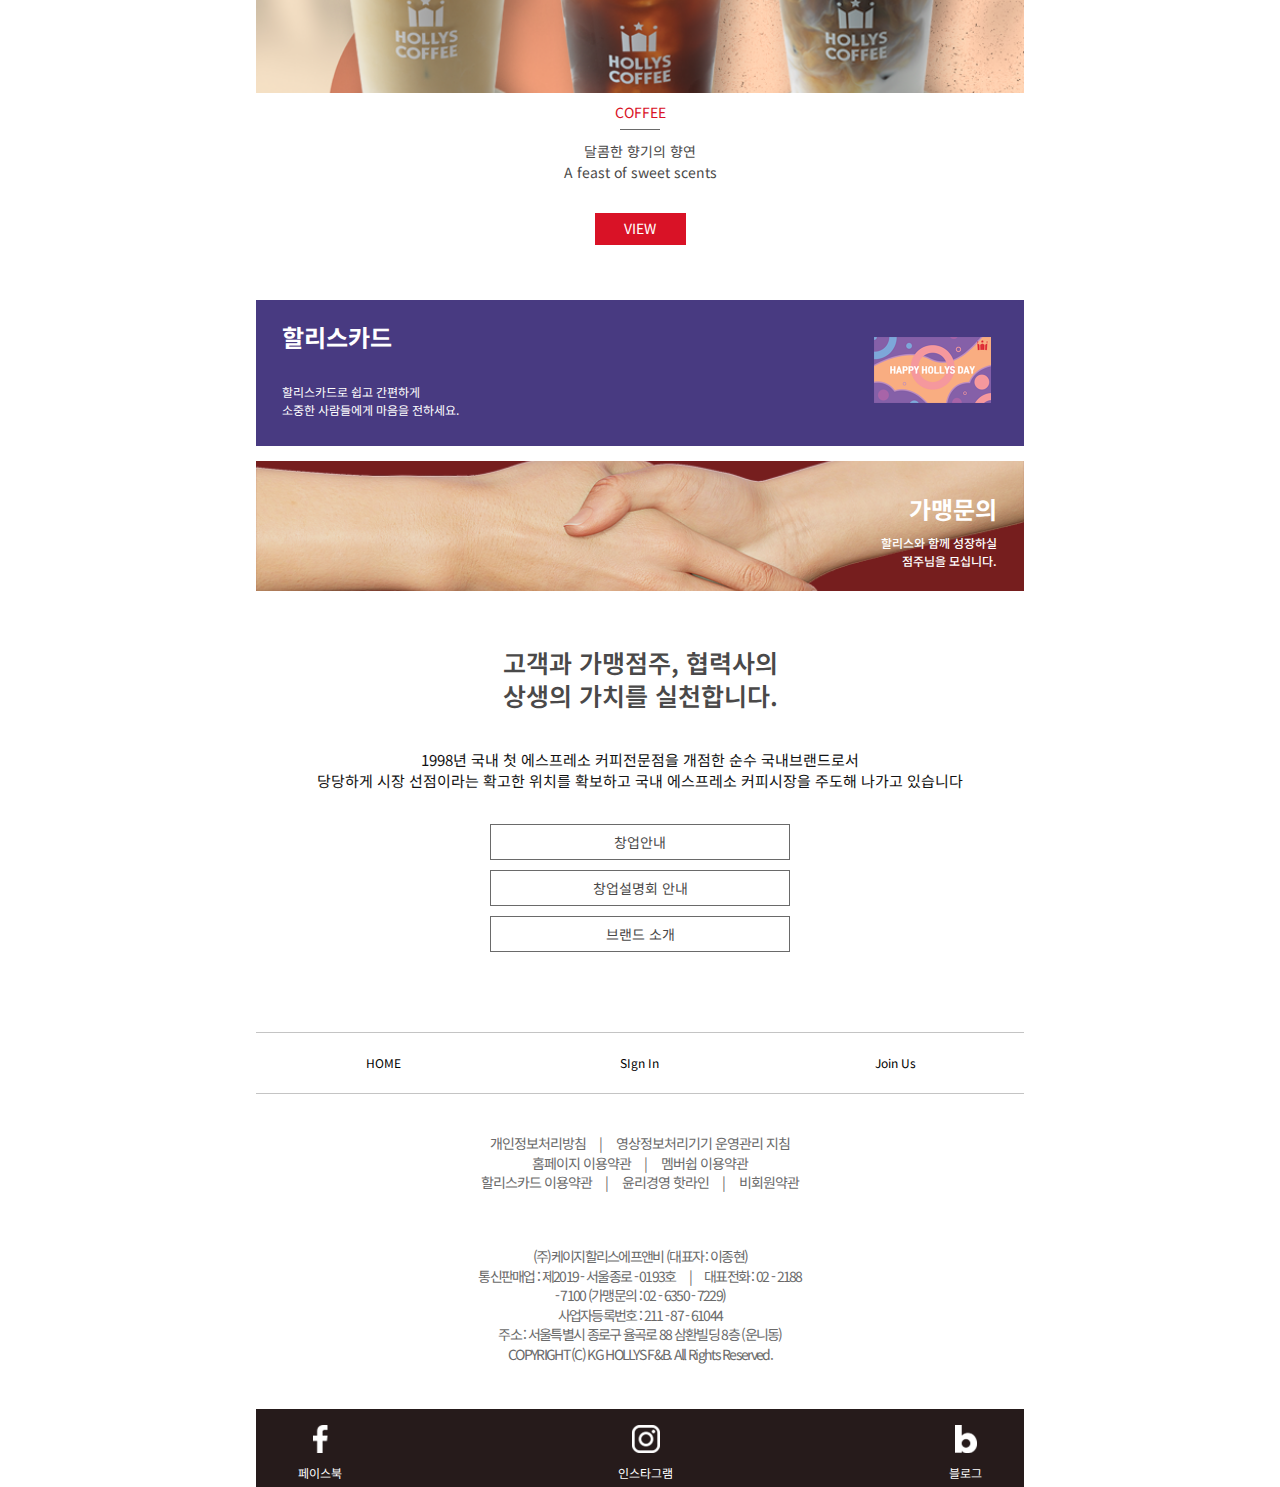
<file: project_03/index.html>
<!DOCTYPE html>
<html lang="ko">
    <head>  
        <meta charset="utf-8">
        <meta name="viewport" content="initial-scale=1.0, width=device-width">
        <title>할리스</title>
        <link rel="preconnect" href="https://fonts.googleapis.com">
        <link rel="preconnect" href="https://fonts.gstatic.com" crossorigin>
        <link href="https://fonts.googleapis.com/css2?family=Noto+Sans+KR:wght@400;500;700&display=swap" rel="stylesheet">
        <link href="https://fonts.googleapis.com/css2?family=Noto+Sans+KR:wght@400;500;700&display=swap" rel="stylesheet">
        <link href="css/reset.css" rel="stylesheet">
        <link href="css/style.css" rel="stylesheet">
        <link rel="shortcut icon" href="../po/img/H.png">
    </head>
    <body>
        <div id="wrap">
            <header id="header">
                <div class="h_bg">
                    <div class="h_logo">
                        <a href="">
                            <img src="img/logo.png" alt="">
                        </a>
                    </div> <!-- .h_logo -->
                    <div class="h_icon">
                        <ul>
                            <li class="h_icon_01"><a href="">로그인</a></li>
                            <li class="h_icon_02"><a href="">위치</a></li>
                            <li class="h_icon_03"><a href="">모든메뉴</a></li>
                        </ul>
                    </div> <!-- .h_icon -->
                </div> <!-- .h_bg -->
            </header> <!-- #header -->
            
            <main id="container">
                <div class="c_bn">
                    <div class="c_bn_img">
                        <a href=""><img src="img/b_img_02.png" alt=""></a>
                    </div><!-- .c_bn_img -->
                    <div class="c_bn_nb">
                        <p>1 / 1</p>
                    </div><!-- .c_bn_nb -->
                </div><!-- .c_bn -->

                <section class="icon_main">
                    <div class="icon_list">
                        <ul>
                            <li>
                                <a href="">
                                    <p class="icon_mall">
                                        <img src="img/icon_01.png" alt="">
                                    </p>
                                    <p class="icon_txt">Hallys Mall</p>
                                </a>
                            </li>
                            <li>
                                <a href="">
                                    <p class="icon_menu">
                                        <img src="img/icon_02.png" alt="">
                                    </p>
                                    <p class="icon_txt">Menu</p>
                                </a>
                            </li>
                            <li>
                                <a href="">
                                    <p class="icon_store">
                                        <img src="img/icon_03.png" alt="">
                                    </p>
                                    <p class="icon_txt">store</p>
                                </a>
                            </li>
                            <li>
                                <a href="">
                                    <p class="icon_membership">
                                        <img src="img/icon_04.png" alt="">
                                    </p>
                                    <p class="icon_txt">membership</p>
                                </a>
                            </li>
                        </ul>
                    </div> <!-- .icon_list -->
                </section> <!-- .icon_main -->

                <section class="new_menu">
                    <div class="new_menu_text">
                        <h2>할리스의 신제품을 소개합니다</h2>
                    </div> <!-- .new_menu_text -->
                    <div class="new_menu_list">
                        <ul>
                            <li>
                                <a href="">
                                    <p class="new_menu_img">
                                        <img src="img/m_img01.png" alt="">
                                    </p>
                                    <p class="new_menu_txt">생딸기 주스</p>
                                </a>
                            </li>
                            <li>
                                <a href="">
                                    <p class="new_menu_img">
                                        <img src="img/m_img02.png" alt="">
                                    </p>
                                    <p class="new_menu_txt">해피도넛할라치노</p>
                                </a>
                            </li>
                            <li>
                                <a href="">
                                    <p class="new_menu_img">
                                        <img src="img/m_img03.png" alt="">
                                    </p>
                                    <p class="new_menu_txt">티아라 딸기 생크림</p>
                                </a>
                            </li>
                        </ul>
                    </div> <!-- .new_menu_list -->
                </section> <!-- .new_menu-->

                <section class="coffee">
                    <div class="coffee_img">커피이미지</div>
                    <div class="coffee_text">
                        <p class="coffee_txt1">COFFEE</p>
                        <p class="coffee_txt2">
                            달콤한 향기의 향연<br>
                            A feast of sweet scents
                        </p>
                        <p class="coffee_txt3">
                            <a href="">VIEW</a>
                        </p>
                    </div> <!-- .coffee_text -->
                </section> <!-- .coffee -->

                <section class="hollys_card">
                    <div class="hollys_card_list01">
                        <a href="">
                            <h2>할리스카드</h2>
                            <p class="hollys_card_txt1">
                                할리스카드로 쉽고 간편하게<br>
                                소중한 사람들에게 마음을 전하세요.
                            </p>
                            <p class="hollys_card_photo01"></p>
                        </a>
                    </div> <!-- .hollys_card_list -->

                    <div class="hollys_card_list02">
                                <a href="">
                                    <h2>가맹문의</h2>
                                    <p class="hollys_card_txt2">
                                        할리스와 함께 성장하실<br>
                                        점주님을 모십니다.
                                    </p>
                                </a>
                                <p class="hollys_card_photo02"></p>
                    </div> <!-- .hollys_card_list -->
                </section> <!-- .hollys_card -->

                <section class="founding">
                    <div class="founding_story">
                        <h1>고객과 가맹점주, 협력사의<br>
                            상생의 가치를 실천합니다.
                        </h1>
                        <p>1998년 국내 첫 에스프레소 커피전문점을 개점한
                            순수 국내브랜드로서 <br>
                            당당하게 시장 선점이라는 확고한 위치를 확보하고 국내 에스프레소 커피시장을
                            주도해 나가고 있습니다
                        </p>
                    <div class="founding_list">
                        <ul>
                            <li><a href="">창업안내</a></li>
                            <li><a href="">창업설명회 안내</a></li>
                            <li><a href="">브랜드 소개</a></li>
                        </ul>
                    </div>
                    </div> <!-- .founding_story -->
                </section> <!-- .founding -->
            </main> <!-- #container -->
            <footer id="footer">
                <div class="menu">
                    <ul>
                        <li><a href="">HOME</a></li>
                        <li><a href="">SIgn In</a></li>
                        <li><a href="">Join Us</a></li>
                    </ul>
                </div> <!-- .menu -->
                <div class="f_menu">
                    <ul>
                        <li class="f_menu01">
                            <p><a href="">개인정보처리방침</a></p>
                            <span>|</span>
                            <p><a href="">영상정보처리기기 운영관리 지침</a></p>
                        </li>
                        <li class="f_menu02">
                            <p><a href="">홈페이지 이용약관</a></p>
                            <span>|</span>
                            <p><a href="">멤버쉽 이용약관</a></p>
                        </li>
                        <li class="f_menu03">
                            <p><a href="">할리스카드 이용약관</a></p>
                            <span>|</span>
                            <p><a href="">윤리경영 핫라인</a></p>
                            <span>|</span>
                            <p><a href="">비회원약관</a></p>
                        </li>
                    </ul>
                </div> <!--.f_menu-->

                <div class="copyright">
                    <p>(주)케이지할리스에프앤비 (대표자 : 이종현)<br>
                        통신판매업 : 제2019 - 서울종로 - 0193호<span>|</span>대표전화 : 02 - 2188<br>  
                        - 7100 (가맹문의 : 02 - 6350 - 7229)<br>
                        사업자등록번호 : 211 - 87 -  61044<br>
                        주소 : 서울특별시 종로구 율곡로 88 삼환빌딩 8층 (운니동)<br>
                        COPYRIGHT (C) KG HOLLYS F&B. All Rights Reserved.</p>
                </div> <!-- copyright -->

                <div class="f_sns">
                    <div class="sns_list">
                        <ul>
                            <li>
                                <a href="">
                                    <p class="sns_img"><img src="img/face.png" alt=""></p>
                                    <p class="sns_txt">페이스북</p>
                                </a>
                            </li>
                            <li>
                                <a href="">
                                    <p class="sns_img"><img src="img/ins.png" alt=""></p>
                                    <p class="sns_txt">인스타그램</p>
                                </a>
                            </li>
                            <li>
                                <a href="">
                                    <p class="sns_img"><img src="img/blog.png" alt=""></p>
                                    <p class="sns_txt">블로그</p>
                                </a>
                            </li>
                        </ul>
                    </div> <!-- .sns_list -->
                </div> <!-- .f_sns -->
            </footer> <!-- #footer -->
        </div> <!-- #wrap -->
    </body>
</html>
</file>
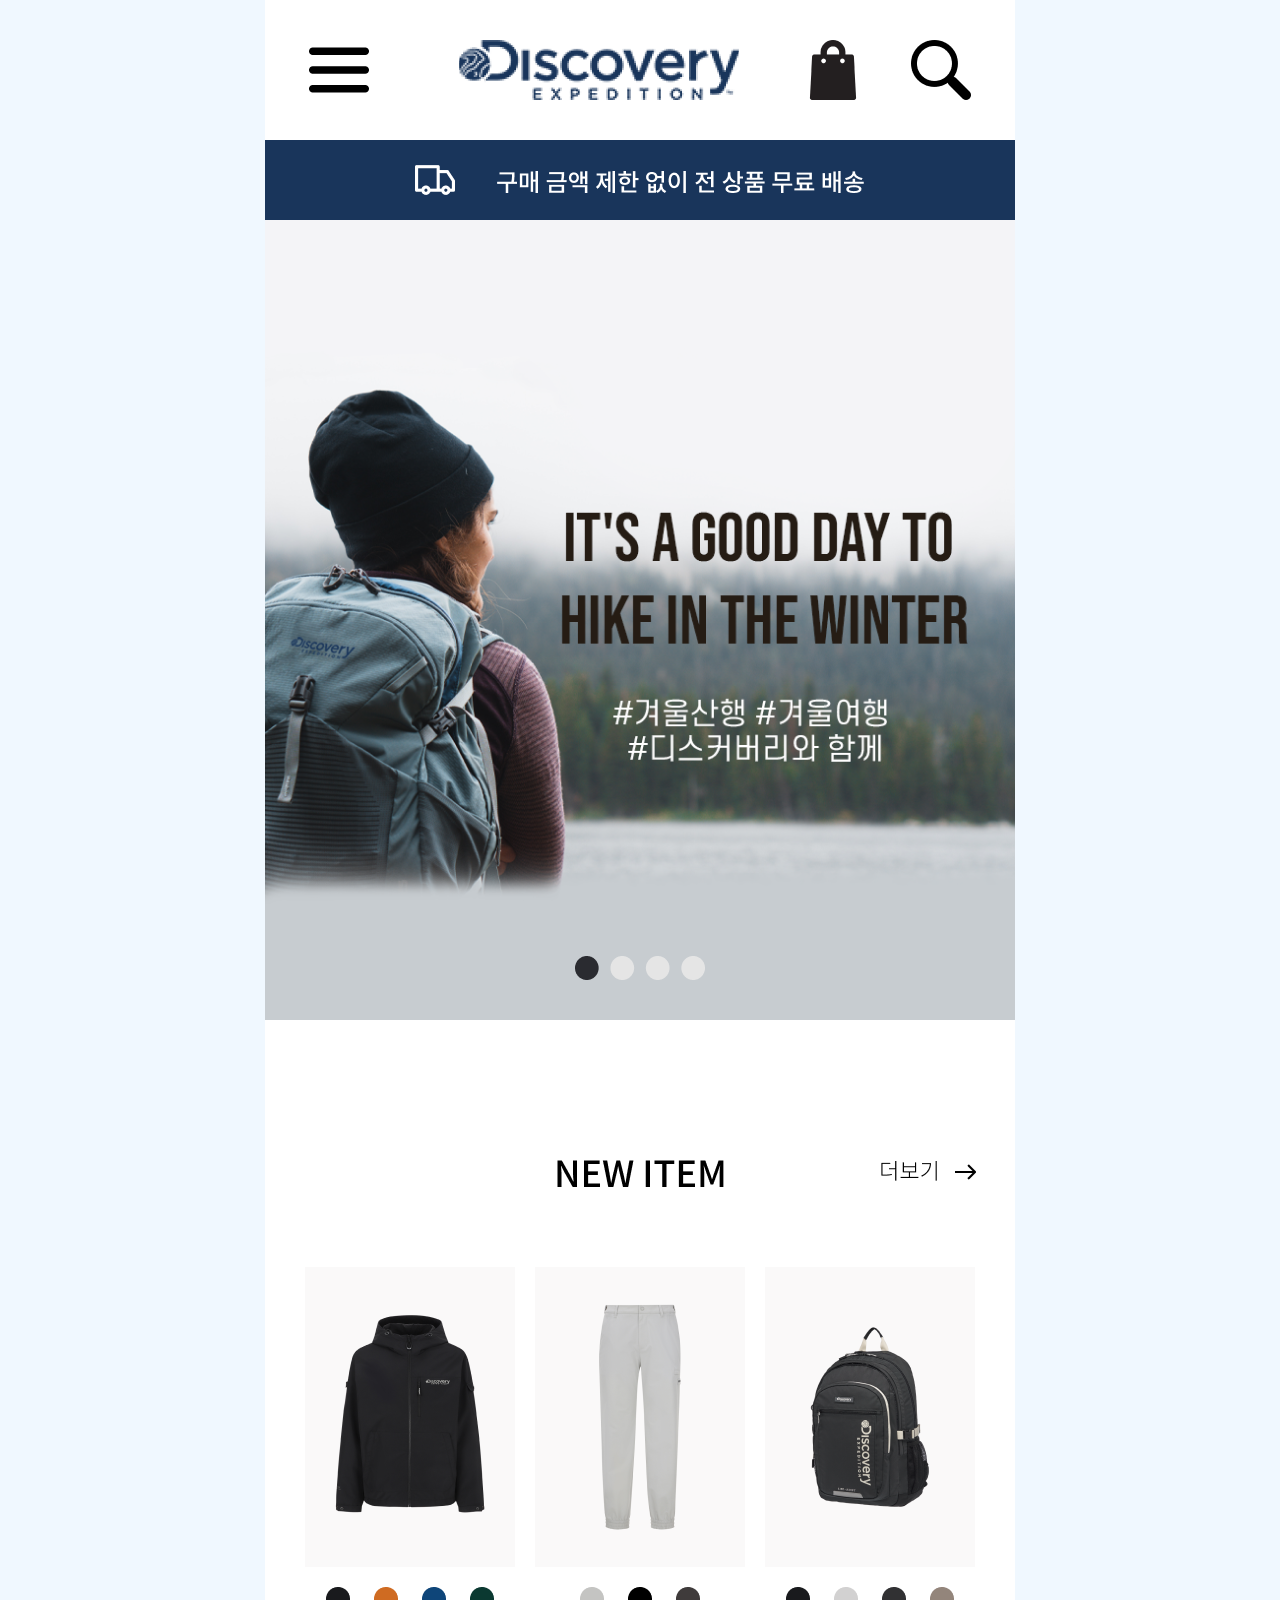
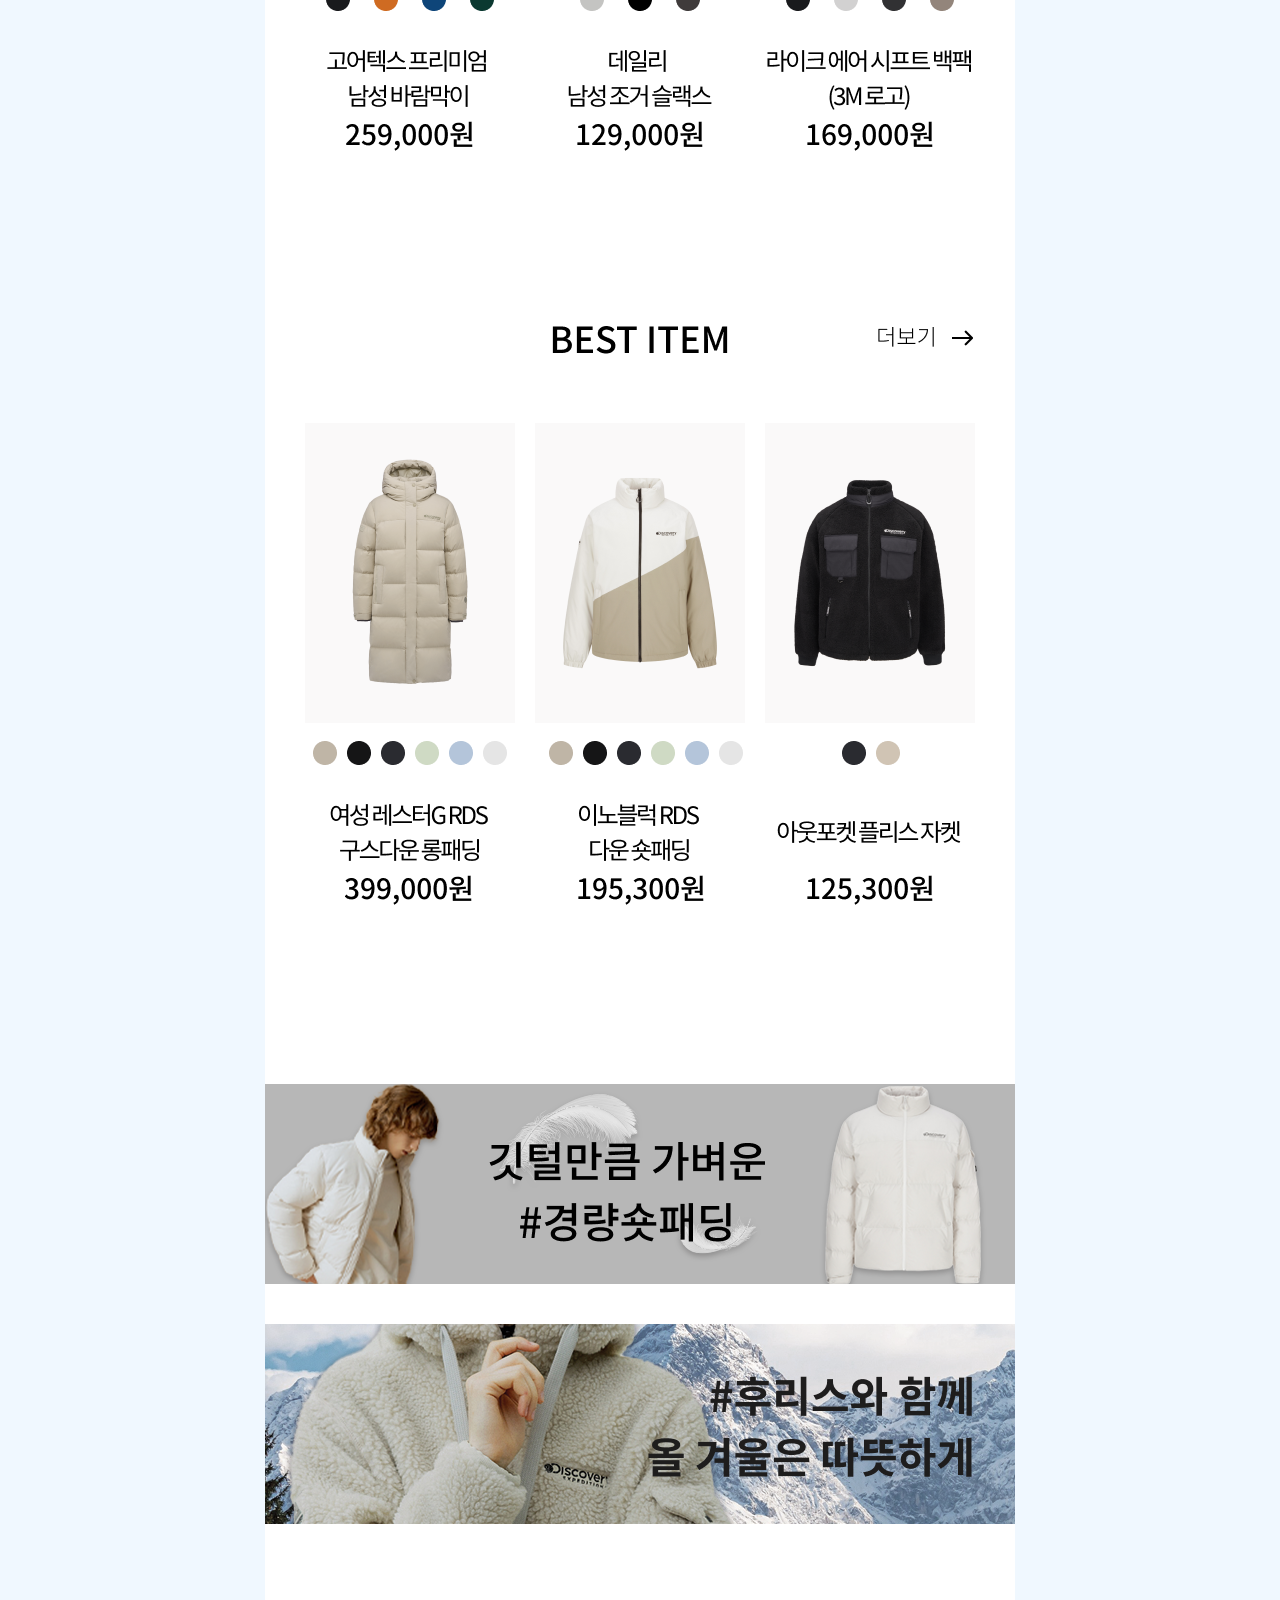
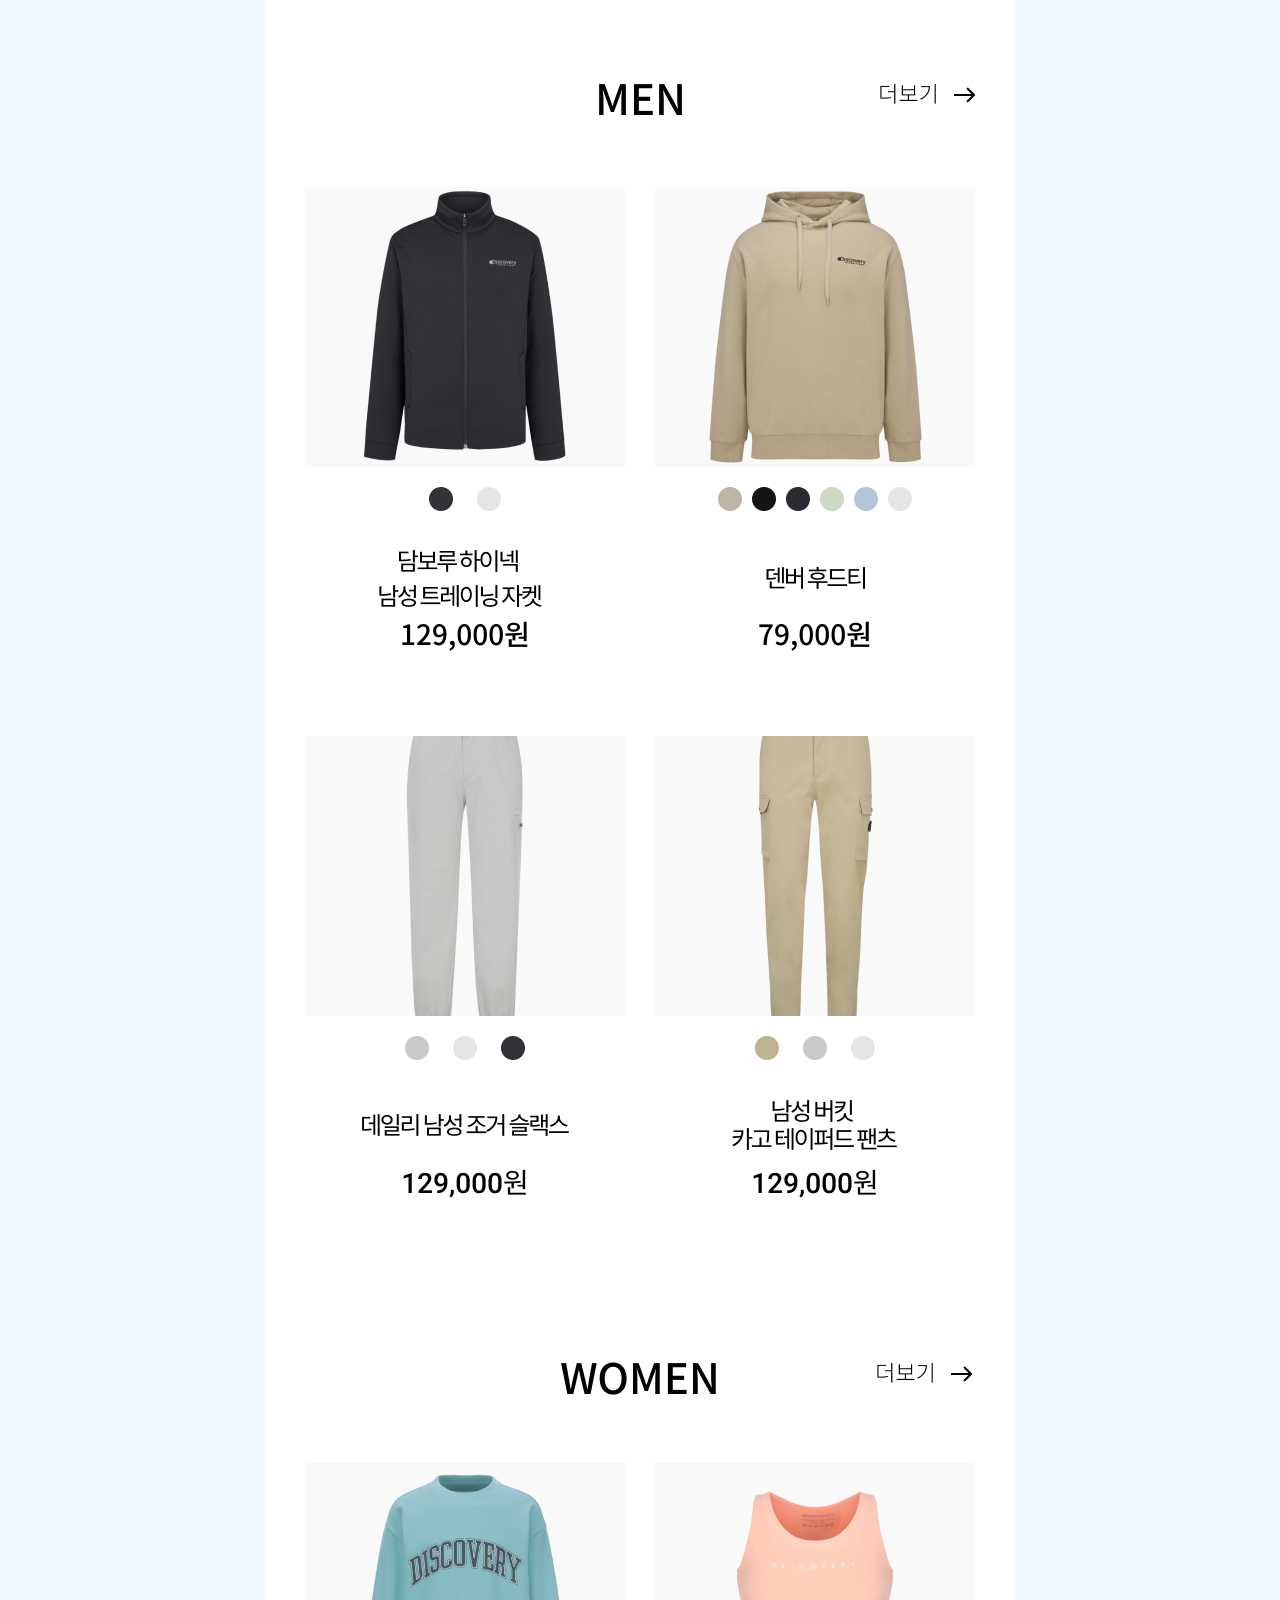
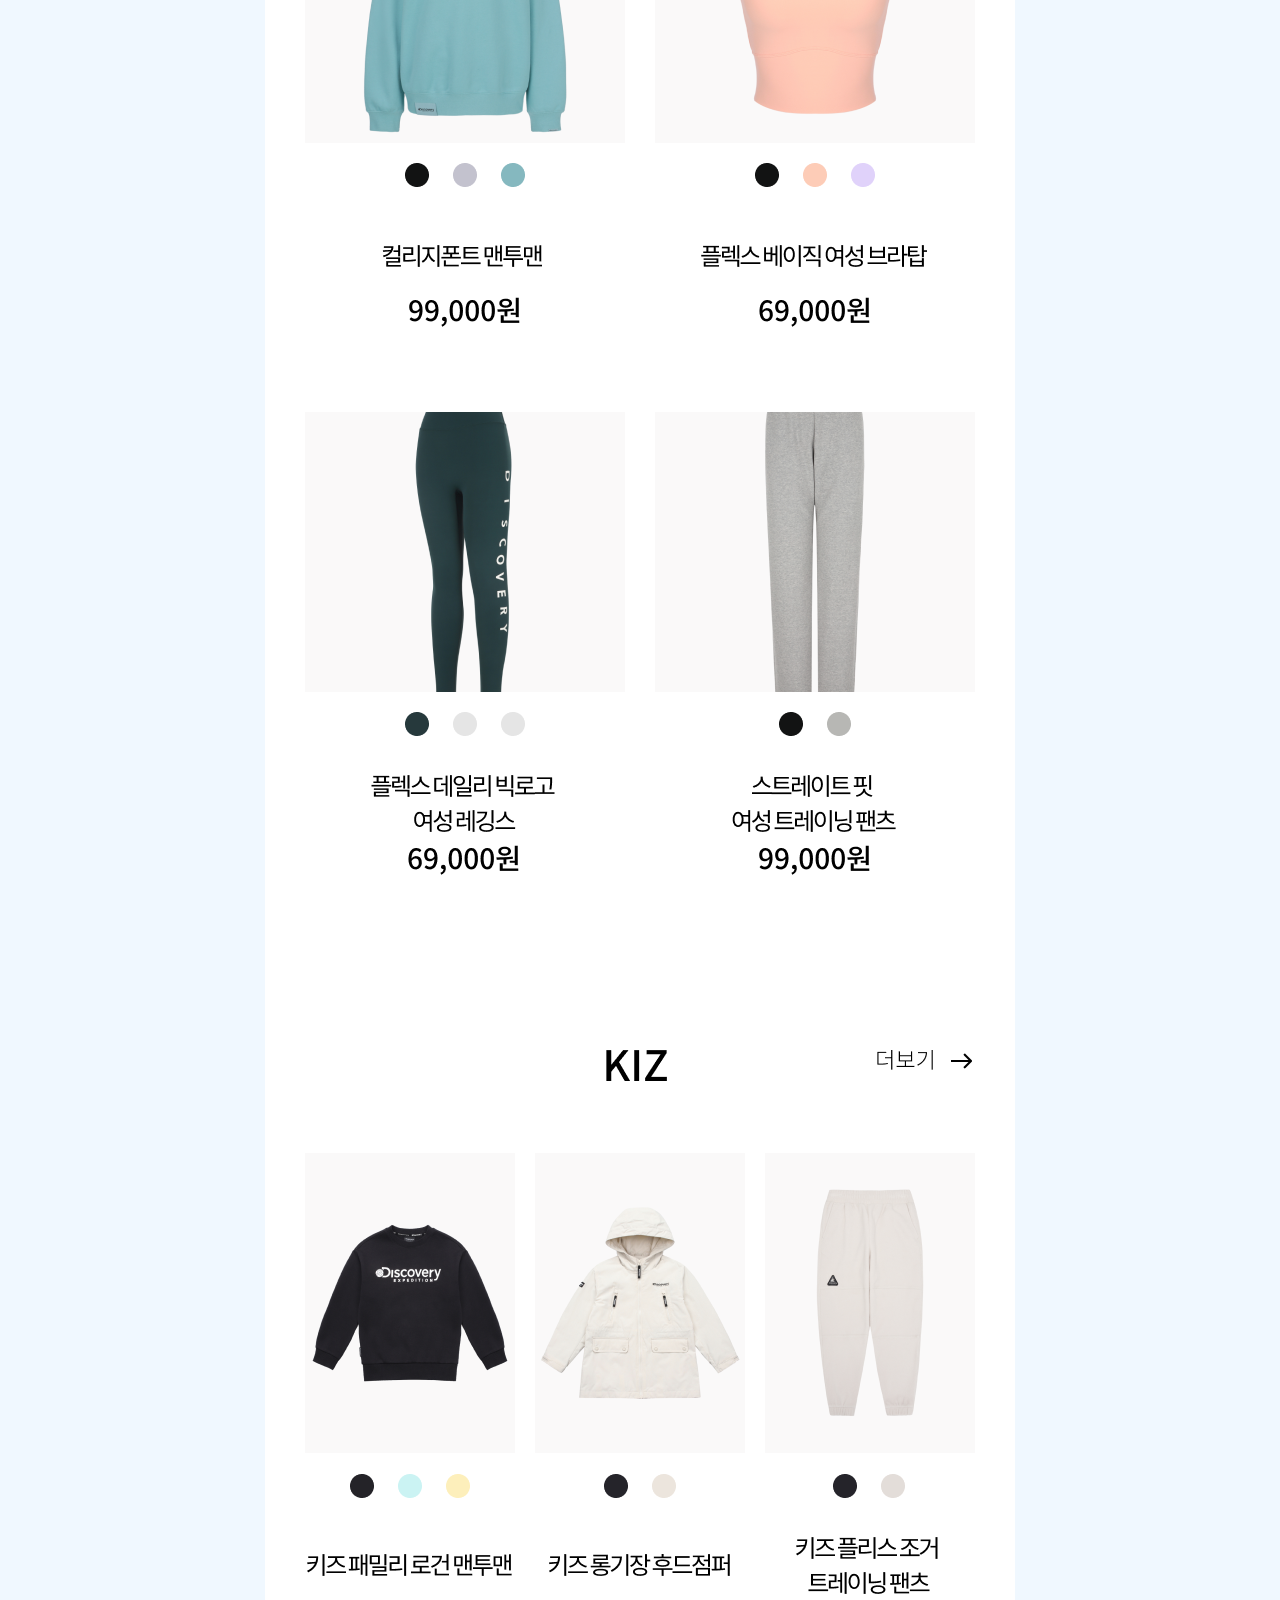
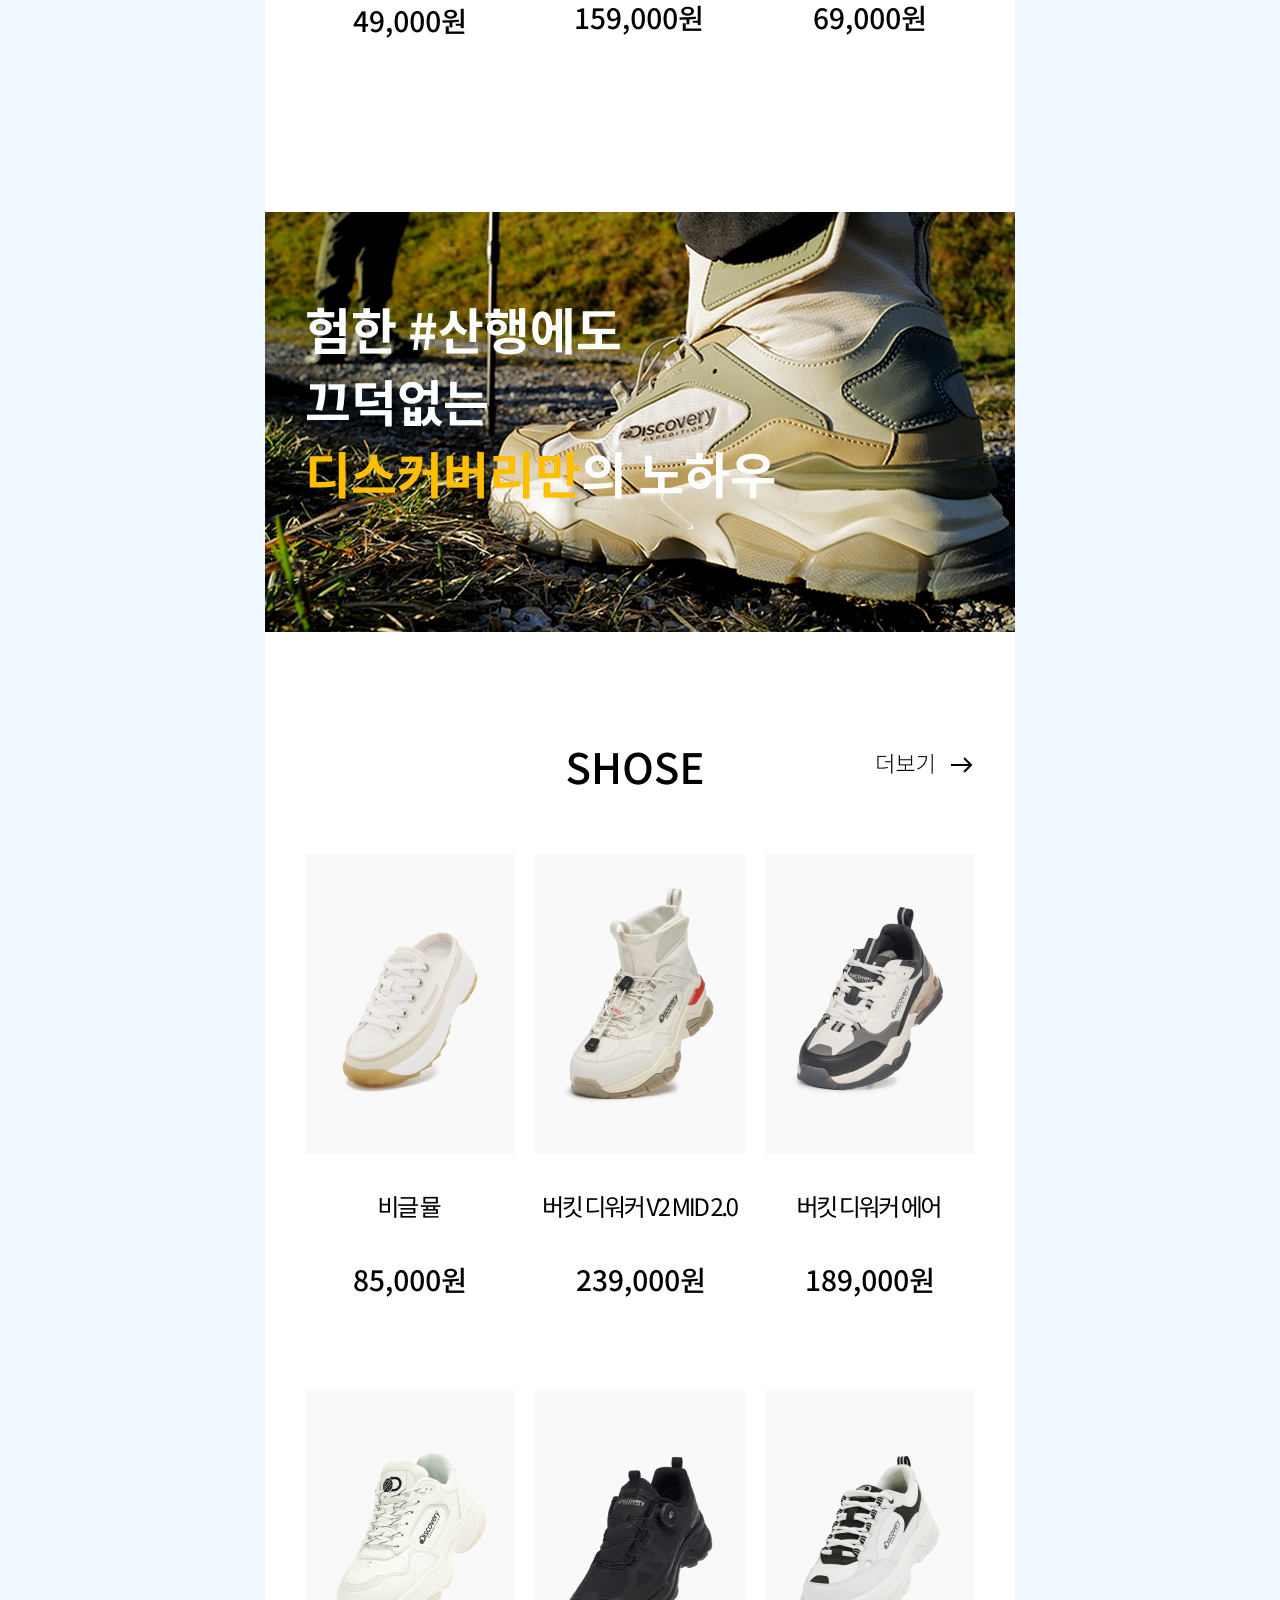
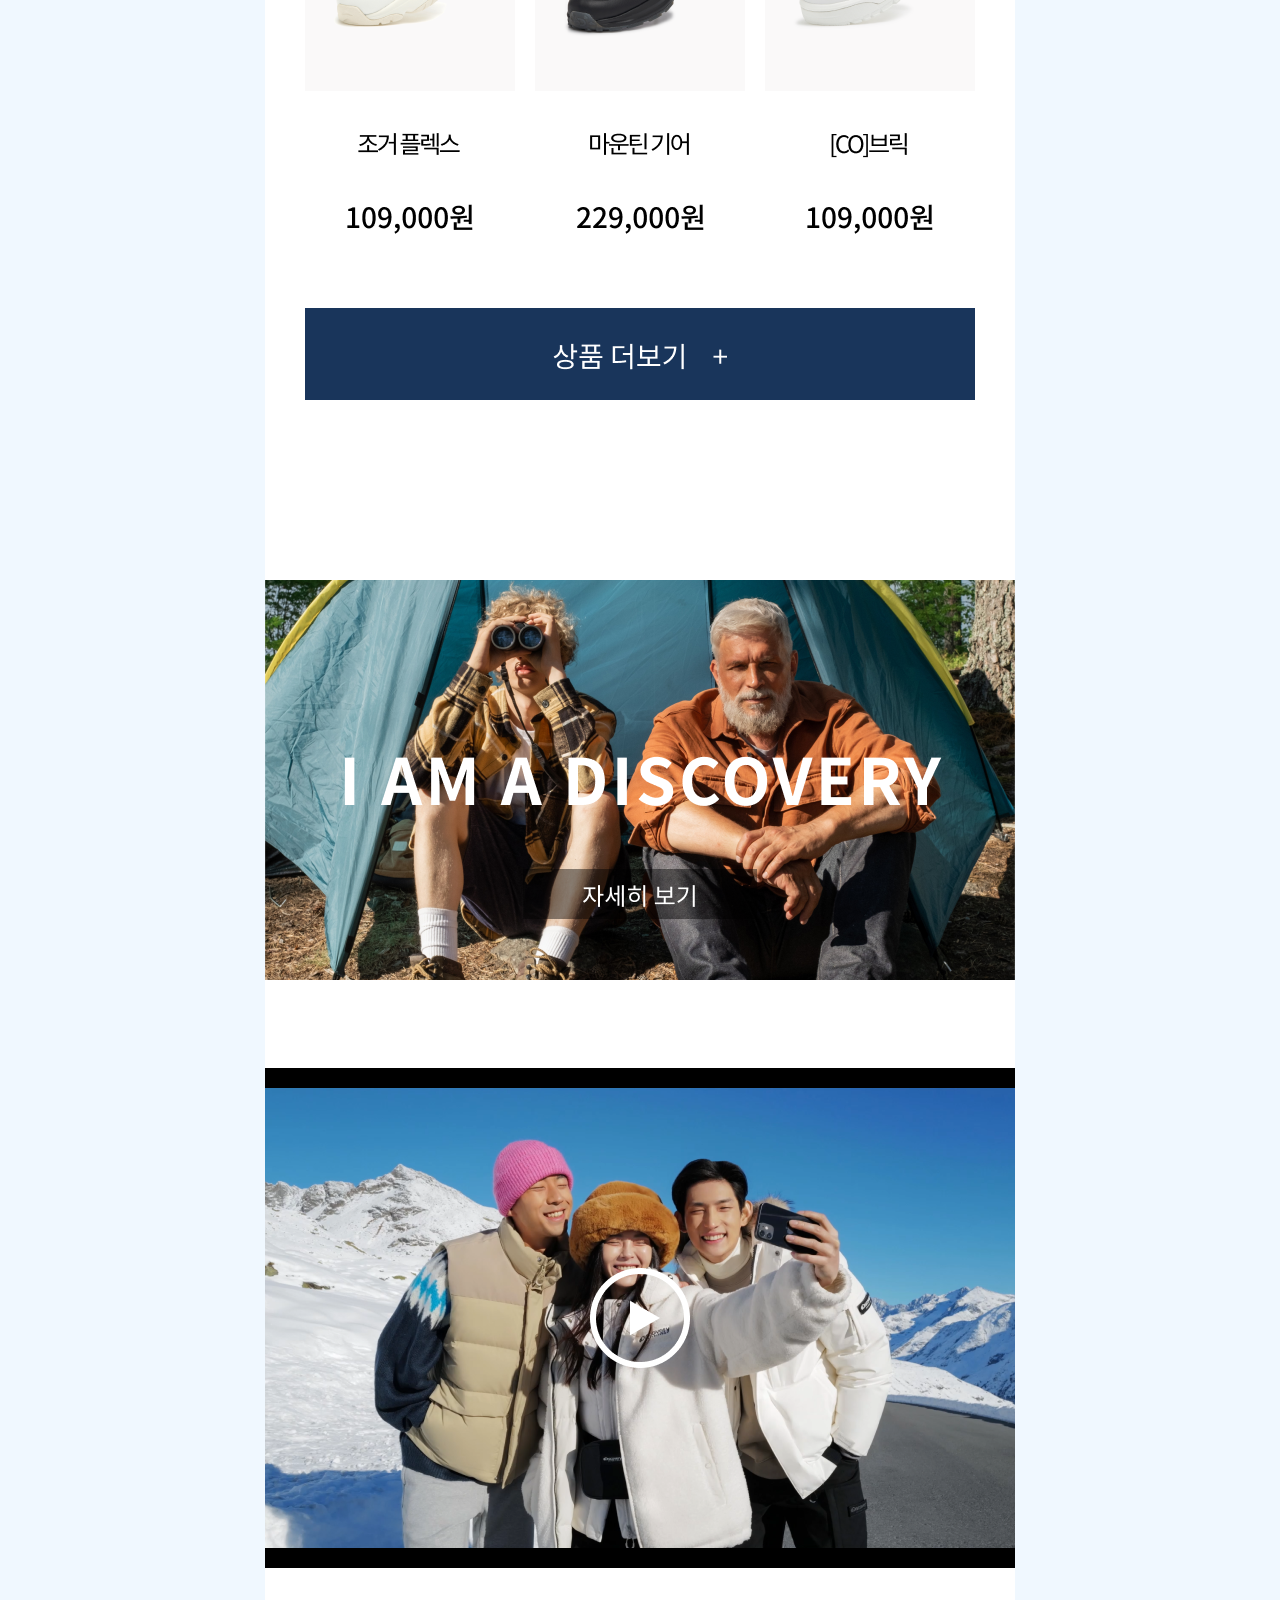
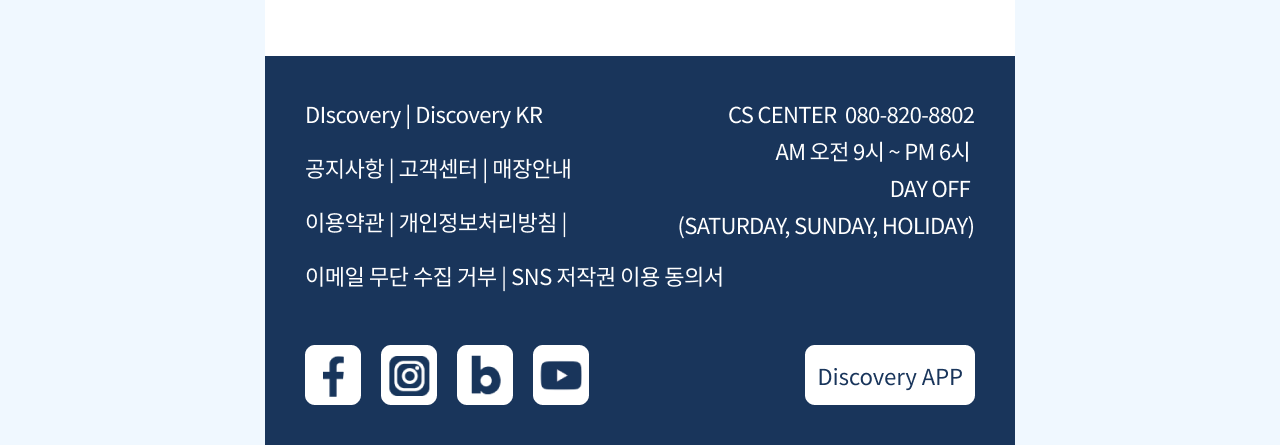
<file: project_04/index.html>
<!DOCTYPE html>
<html lang="ko">
    <head>  
        <meta charset="utf-8">
        <meta name="viewport" content="initial-scale=1.0, width=device-width">
        <title>디스커버리 모바일 디자인</title>
        <link rel="shortcut icon" href="../po/img/D.png">
        <link rel="preconnect" href="https://fonts.googleapis.com">
        <link rel="preconnect" href="https://fonts.gstatic.com" crossorigin>
        <link href="https://fonts.googleapis.com/css2?family=Noto+Sans+KR:wght@400;500;700&display=swap" rel="stylesheet">
        <link href="https://fonts.googleapis.com/css2?family=Noto+Sans+KR:wght@400;500;700&display=swap" rel="stylesheet">
        <link href="css/reset.css" rel="stylesheet">
        <link href="css/style.css" rel="stylesheet">
    </head>
    <body>
        <div id="wrap">
            <img src="../project_04/img/Ds.png" alt="">
        </div> <!-- #wrap -->
    </body>
</html>
</file>
<file: project_01/css/style.css>
@charset "utf-8";
#wrap {
    position: relative;
    width: 100%;
    min-width: 1771px;
}
.h_in {
    position: relative;
    width: 1751px;
    height: 90px;
    margin-left: auto;
    margin-right: auto;
    display: flex;
    justify-content: space-between;
    align-items: center;
}
.logo a {
    display: block;
    width: 145px;
    height: 30px;
    background-image: url(../img/ulsan_logo.png);
    background-size: contain;
    background-repeat: no-repeat;
    text-indent: -99999px;
    
}
.gnb ul {
    display: flex;
}
.gnb li {
    padding: 0 69px 0 69px;
}
.gnb li a {
    font-size: 24px;
    font-weight: bold;
    color: #000;
}
.gnb li:hover a {
    color: #0075bf;
}
.utill ul {
    display: flex;
}
.utill li:nth-child(1){
    margin-right: 18px;
}
.utill li a:nth-child(1) {
    color: #000;
}
.utill li a {
    color: #777;
}
.h_languag a {
    display: block;
}
.languag_down a {
    display: block;
    width: 30px;
    height: 30px;
    background-image: url(../img/languag_down.png);
    text-indent: -99999px;
}
    
.h_search_open a {
    display: block;
    margin-left: 43px;
    width: 23px;
    height: 23px;
    background-image: url(../img/m-srhIcon.png);
    text-indent: -99999px;
}

/* 메인1 */
.ms_img {
    position: relative;
    height: 717px;
    overflow: hidden;
}
.ms_img a {
    position: absolute;
    top: 0;
    left: 50%;
    display: block;
    width: 1920px;
    margin-left: -960px;
}

/* 본문1 */
.weather_wrap {
    position: relative;
    width: 1182px;
    margin: 0 auto;
    padding-top: 56px;
}
.weather ul {
    display: flex;
    justify-content: center;
}
.weather li  {
    margin-left: 60px;
}
.weather li:nth-child(1) {
    margin-left: 0;
}
.weather li a {
    display: flex;
}
.weather_img_01 {
    width: 80px;
    height: 80px;
    border-radius: 40px;
    margin-right: 23px;
    overflow: hidden;
}
.weather_img_01 img {
    width: 100%;
    height: 100%;
    object-fit: cover;
}
.weather_local {
    display: flex;
    align-items: center;
}
.weather_txt h2 {
    font-size: 28px;
    line-height: 1em;
    font-weight: bold;
    margin: 5px 0 13px;
    color: #121212;
}
.weather_txt p {
    font-size: 12px;
    line-height: 18px;
    font-weight: bold;
    color: #000;
}
.weather_txt span {
    font-weight: lighter;
    margin-left: 9px;
    color: #000;
}
.weather_img_02 img {
    position: absolute;
    top: 60px;
    left: auto;
    width: 40px;
    height: 40px;
}
.weather_icon {
    position: absolute;
    bottom: -40%;
    left: -30px;
    display: flex;
}
.weather_icon p {
    width: 30px;
    height: 30px;
}
.weather_icon p a {
    display: block;
}
.weather_L, .weather_play, .weather_R {
    background-repeat: no-repeat;
    text-indent: -99999px;
}
.weather_L, .weather_R {
    background-image: url(../img/L.png);
}
.weather_play {
    background-image: url(../img/play.png);
}
.weather_R {
    transform: rotate(180deg);
    overflow: hidden;
}

/* 본문2 */
.best_ulsan {
    width: 1220px;
    height: 742px;
    margin-left: auto;
    margin-right: auto;
    margin-top: 199px;
}

.best_ulsan_list::after {
    content: "";
    display: block;
    clear: both;
}
.best_ulsan_list h1 {
    font-size: 50px;
    font-weight: bold;
    text-align: center;
    margin-bottom: 51px;
}
.best_ulsan_photo {
    float: left;
    width: 1220px;
}
.best_ulsan_photo li {
    float: left;
    margin-right: 20px;
}
.best_ulsan_photo li:nth-child(5n) {
    margin-right: 0;
}
.best_ulsan_photo li:nth-child(-n+5) {
    margin-bottom: 48px;
}
.best_ulsan_photo a img {
    display: block;
    width: 228px;
    height: 257px;
}
.best_ulsan_photo a p {
    text-align: center;
    margin-top: 19px;
    font-size: 18px;
    color: #000;
}

/* 본문3 */
.ulsan_Thema {
    width: 1220px;
    margin-left: auto;
    margin-right: auto;
    margin-top: 131px;
}
.ulsan_Thema_title h1 {
    font-size: 50px;
    font-weight: bold;
    text-align: center;
    margin-bottom: 54px;
}
.ulsan_Thema_list::after {
    content: "";
    display: block;
    clear: both;
}
.ulsan_Thema_L {
    float: left;
    margin-right: 10px;
}
.ulsan_Thema_L a {
    display: block;
    width: 561px;
    height: 436px;
}
.ulsan_Thema_photo {
    width: 561px;
    height: 436px;
    background-image: url(../img/ulsan_Thema_01.png);
}
.ulsan_Thema_photo p {
    text-align: center;
    line-height: 200px;
}
.ulsan_Thema_L p {
    line-height: 40px;
}
.ulsan_Thema_L .ulsan_Thema_txt2 {
    margin-left: 210px;
}
.ulsan_Thema_txt1 {
    color: #fff;
    padding-top: 196px;
    font-size: 24px;
    font-weight: bold;
    margin-bottom: 15px;
    letter-spacing: 1px;
}
.ulsan_Thema_txt2 {
    width: 132px;
    height: 40px;
    border: 1px solid #fff;
    background-color: rgba(0, 0, 0, 0.5);
    color: #fff;
    text-align: center;
    cursor: pointer;
}
.ulsan_Thema_R {
    float: left;
    width: 649px;
    text-align: center;
}
.ulsan_Thema_R li {
    float: left;
    margin-bottom: 10px;
}
.ulsan_Thema_R p {
    line-height: 40px;
}
.ulsan_Thema_R .ulsan_Thema_txt1 {
    padding-top: 77px;
}
.ulsan_Thema_R .ulsan_Thema_txt2 {
    margin-left: 92px;
}
.ulsan_Thema_photo_01 {
    width: 320px;
    height: 213px;
    background-image: url(../img/ulsan_Thema_02.png);
    margin-right: 9px;
}
.ulsan_Thema_photo_02 {
    width: 320px;
    height: 213px;
    background-image: url(../img/ulsan_Thema_03.png);
}
.ulsan_Thema_photo_03 {
    width: 320px;
    height: 213px;
    background-image: url(../img/ulsan_Thema_04.png);
    margin-right: 9px;
}
.ulsan_Thema_photo_04 {
    width: 320px;
    height: 213px;
    background-image: url(../img/ulsan_Thema_05.png);
}

/* 본문4 */
.ulsan_festival {
    position: relative;
    width: auto;
    height: 700px;
    margin-left: auto;
    margin-right: auto;
    margin-top: 140px;
    background-color: #eeeeee;
}
.ulsan_festival_title h1 {
    text-align: center;
    font-size: 50px;
    margin-bottom: 76px;
    padding-top: 80px;
}
.ulsan_festival_img {
    width: 251px;
    height: 301px;
}
.ulsan_festival_img img {
    width: 100%;
    height: 100%;
}
.ulsan_festival_list ul {
    display: flex;
}
.ulsan_festival_list li {
    margin: 0 10px;
}
.ulsan_festival_list a {
    padding-top: 10px;
}
.ulsan_festival_txt01 {
    margin-top: 25px;
    font-size: 16px;
    color: #333;
}
.ulsan_festival_txt02 {
    margin-top: 22px;
    font-size: 22px;
    font-weight: bold;
    color: #111;
}
.ulsan_festival_txt03 {
    margin-top: 21px;
    font-size: 15px;
    color: #555;
}
.festival_prev {
    position: absolute;
    top: 280px;
    left: 0;
}
.festival_prev a {
    display: block;
    width: 80px;
    height: 80px;
    background-image: url(../img/ulsan_festival_btn_L.png);
    text-indent: -99999px;
}
.festival_next {
    position: absolute;
    top: 280px;
    right: 0;
}
.festival_next a {
    display: block;
    width: 80px;
    height: 80px;
    background-image: url(../img/ulsan_festival_btn_R.png);
    text-indent: -99999px;
}

/* 본문5 */
.ulsan_Board {
    display: flex;
    width: 1220px;
    margin-left: auto;
    margin-right: auto;
    margin-top: 98px;
    margin-bottom: 98px;
}
.ulsan_Board_text_01 h2 , .ulsan_Board_text_02 h2{
    font-size: 24px;
    font-weight: bold;
    margin-bottom: 25px;
}
.ulsan_Board_list::after {
    content: ""; 
    display: block; 
    clear: both;
}
.ulsan_Board_list p {
    float: left;
    font-size: 16px;
    line-height: 29px;
    color: #111;
}
.ulsan_Board_list span {
    float: right;
    font-size: 14px;
    line-height: 29px;
    color: #898989;
}
.ulsan_Board_text_01 {
    float: left;
    width: 582px;
    margin-right: 55px;
    border-bottom: 1px solid #777;
    padding-bottom: 20px;
}
.ulsan_Board_text_02 {
    float: right;
    width: 582px;
    border-bottom: 1px solid #777;
    padding-bottom: 20px;
}
.ulsan_Board_text_02 ul {
    float: left;
}
.ulsan_Board_txt p {
    margin-top: 20px;
}
.ulsan_Board_txt span {
    margin-top: 20px;
}
.ulsan_Board_text_02 .ulsan_Board_txt span {
    margin-left: 281px;
}
.bb {
    border-top: 1px solid #777;
}

/* 경계선 */
.border {
    width: 1220px;
    height: 1px;
    margin-left: auto;
    margin-right: auto;
    border-top: 1px solid #777;
    text-indent: -99999px;
    margin-bottom: 30px;
}

/* 본문6 */
.ulsan_organ {
    position: relative;
    width: 1200px;
    height: 41px;
    margin-left: auto;
    margin-right: auto; 
    margin-bottom: 30px; 
}
.ulsan_organ_btn {
    display: flex;
    padding-top: 3px;
}
.ulsan_organ_btn a img {
    width: 33px;
    height: 33px;
}
.ulsan_organ_list {
    position: absolute;
    top: 0;
    right: 0;
    float: right;
}
.ulsan_organ_list ul {
    display: flex;
}
.ulsan_organ_list img {
    width: 120px;
    height: 40px;
}
.ulsan_organ_list li:nth-child(1) {
    width: 120px;
    height: 40px;
}
.ulsan_organ_list li:nth-child(2) {
    width: 120px;
    height: 40px;
    margin-left: 40px;
}
.ulsan_organ_list li:nth-child(3) {
    width: 120px;
    height: 40px;
    margin-left: 40px;
    margin-right: 30px;
}
.ulsan_organ_list li:nth-child(4) {
    width: 109px;
    height: 41px;
}
.ulsan_organ_list li:nth-child(5) {
    width: 123px;
    height: 41px;
}
.ulsan_organ_list li:nth-child(6) {
    width: 122px;
    height: 41px;
}
.ulsan_organ_list li:nth-child(7) {
    width: 119px;
    height: 41px;
}
.ulsan_organ_list li:nth-child(8) {
    width: 120px;
    height: 40px;
}

/* 푸터1 */
.f_b {
    height: 65px;
    background-color: #0075bf;
}
.f_bb {
    position: relative;
    width: 1219px;
    height: 65px;
    margin-left: auto;
    margin-right: auto;
}
.f_text_list {
    display: flex;
}
.f_text_list p {
    margin-top: 25px;
}
.f_text_list p a {
    font-size: 15px;
    color: #fff;
}
.f_sns_list {
    float: right;
}
.f_text01::after{
    content: "|";
    margin: 0 21px;
    color: #fff;
}
.f_text02::after {
    content: "|";
    margin: 0 21px;
    color: #fff;
}
.f_sns_list ul {
    position: absolute;
    top: 19px;
    right: 0;
    display: flex;
}
.f_sns_list li {
    margin-left: 34px;
    text-indent: -99999px;
}
.f_sns_list li:nth-child(1) {
    width: 15px;
    height: 28px;
    background-image: url(../img/facebook.png);
}
.f_sns_list li:nth-child(2) {
    width: 28px;
    height: 28px;
    background-image: url(../img/instargrame.png);
}
.f_sns_list li:nth-child(3) {
    width: 29px;
    height: 20px;
    background-image: url(../img/youtube.png);
    margin-top: 4px;
}

/* 푸터2 */
.f_c {
    height: 239px;
}
.f_cc {
    position: relative;
    width: 1220px;
    height: 239px;
    margin-left: auto;
    margin-right: auto;
}
.f_logo {
    position: absolute;
    top: 100px;
    left: 0px;
    width: 207px;
    height: 43px;
    text-indent: -99999px;
    background-image: url(../img/ulsan_logo_small.png);
}
.f_address {
    position: absolute;
    top: 73px;
    left: 410px;
}
.f_address p {
    font-size: 15px;
    color: #111;
    line-height: 2em; 
}
.web_acc {
    position: absolute;
    top: 76px;
    right: 0;
    width: 134px;
    height: 88px;
    text-indent: -99999px;
    background-image: url(../img/web_acc.png);

}
</file>
<file: project_02/css/style.css>
@charset "utf-8";
#wrap {
    position: relative;
    width: 100%;
    min-height: 1220px;
}

/* 헤더 */
.h_in {
    position: relative;
    width: 1360px;
    height: 199px;
    margin: 0 auto;
}
.h_logo {
    position: absolute;
    top: 25px;
    left: 554px;
    width: 255px;
    height: 40px;
}
.logo a {
    display: block;
    width: 255px;
    height: 40px;
    background-image: url(../img/Untitled-1.png);
    text-indent: -99999px;
}
.h_ct_list {
    position: absolute;
    top: 15px;
    right: 0;
    width: 359px;
}
.h_ct_list ul {
    display: flex;
}
.h_ct_list li {
    margin-right: 20px;
}
.h_ct_list li a {
    font-size: 14px;
    color: #898989;
}
.h_search {
    position: absolute;
    top: 85px;
    left: 486px;
    width: 349px;
    height: 40px;
    padding: 0 20px;
    border: 2px solid #898989;
    border-radius: 23px;
    text-indent: -99999px;
}
.h_search fieldset{
    display: flex;
    justify-content: space-between;
    align-items: center;
    border: 0;
}
.h_search legend {
    display: none;
}
.h_search input {
    width: 300px;
    height: 40px;
    border: 0;
}
.h_search button {
    width: 33px;
    height: 35px;
    border: 0;
    text-indent: -99999px;
    background-image: url(../img/sear.png);
    background-position: center;
    background-repeat: no-repeat;
    background-color: transparent;
}
.h_menu a {
    position: absolute;
    top: 155px;
    left: 0;
    width: 25px;
    height: 25px;
    background-image: url(../img/qqwecccsca.png);
    background-repeat: no-repeat;
    text-indent: -99999px;
}
.h_menu_list ul {
    position: absolute;
    top: 155px;
    left: 159px;
    display: flex;
}
.h_menu_list li {
    margin-right: 61px;
}
.h_menu_list li a {
    font-size: 18px;
    color: #111;
}

/* 메인배너*/
.main_bn {
    position: relative;
    width: 1466px;
    height: 613px;
    margin: 0 auto;
    margin-bottom: 111px;
}
.main_bn_img {
    display: block;
    text-align: center;
}
.main_bn_img img {
    width: 1359px;
    height: 613px;
}
.btn_L a{
    position: absolute;
    top: 296px;
    left: 0;
    width: 15px;
    height: 25px;
    background-image: url(../img/L.png);
    text-indent: -99999px;
}
.btn_R a {
    position: absolute;
    top: 296px;
    right: 0;
    width: 15px;
    height: 25px;
    background-image: url(../img/R.png);
    text-indent: -99999px;
}

/* 본문1 */
.planning {
    display: block;
    width: 1360px;
    margin-left: auto;
    margin-right: auto;
    margin-bottom: 160px;
}
.planning_list::after {
    content: "";
    display: block;
    clear: both;
}
.planning_title h3 {
    font-size: 38px;
    font-weight: bold;
    margin-bottom: 41px;
}
.planning_list ul {
    float: left;
}
.planning_list li {
    float: left;
    margin-right: 48px;
    margin-bottom: 80px;
}
.planning_list li:nth-child(3n) {
    margin-right: 0;
}
.planning_list li:nth-child(n+4) {
    margin-bottom: 0;
}
.planning_list a img {
    display: block;
    width: 421px;
    height: 283px;
    margin-bottom: 20px;
}
.planning_list_txt a {
    font-size: 19px;
    font-weight: lighter;
    color: #111;
    line-height: 1.3em;
}

/* 본문2 */
.BEST_CATEGORY {
    width: 1360px;
    height: 248px;
    margin-left: auto;
    margin-right: auto;
    margin-bottom: 153px;
}
.BEST_CATEGORY_title h2 {
    text-align: center;
    font-size: 38px;
    font-weight: bold;
    color: #111;
    margin-bottom: 50px;
}
.BEST_CATEGORY_list ul {
    display: flex;
    justify-content: space-between;
}
.BEST_CATEGORY_list li {
    width: 130px;
    height: 130px;
    border: 1px solid #d8d8d8;
    border-radius: 65px;
}
.BEST_CATEGORY_list p img {
    width: 110px;
    height: 110px;
    margin-left: 10px;
    margin-top: 10px;
}
.BEST_CATEGORY_list .cup {
    margin-left: 10px;
}
.BEST_CATEGORY_list span {
    display: block;
    font-size: 16px;
    font-weight: bold;
    color: #111;
    margin-top: 35px;
    text-align: center;
}

/* 본문3 */
.new_price {
    display: flex;
    width: 1360px;
    height: 456px;
    margin-left: auto;
    margin-right: auto;
    margin-bottom: 173px;
}
.new_box {
    width: 670px;
    height: 378px;
    margin-right: 20px;
}
.price_box {
    width: 670px;
    height: 378px;
}
.title {
    width: 114px;
    height: 42px;
    border: 1px solid #b3b3b3;
    border-radius: 57px;
    margin-top: 40px;
    font-size: 16px;
    font-weight: bold;
    text-align: center;
    line-height: 42px;
    letter-spacing: 0.1em;
    color: #111;
    background-color: #fff;
}

/* 본문4 */
.MD {
    position: relative;
    width: 1360px;
    height: 608px;
    margin-left: auto;
    margin-right: auto;
}
.MD_title h2 {
    display: block;
    font-size: 38px;
    font-weight: bold;
    margin-bottom: 30px;
}
.MD_list ul {
    display: flex;
    justify-content: space-between;
}
.MD_list li a {
    display: block;
}
.MD_list li a img {
    width: 440px;
    height: 437px;
}
.MD_list li .aa p {
    margin: 29px 0 0 33px;
    line-height: 1.7em;
    font-size: 16px;
    font-weight: bold;
    color: #111;
}
.MD_list li a span {
    font-size: 14px;
    color: #111;
    font-weight: lighter;
}
.aa {
    width: 438px;
    height: 105px;
    border-top: 1px solid transparent;
    border-bottom: 1px solid #b3b3b3;
    border-left: 1px solid #b3b3b3;
    border-right: 1px solid #b3b3b3;
}
.MD_L a{
    position: absolute;
    top: 275px;
    left: -40px;
    width: 15px;
    height: 25px;
    background-image: url(../img/L.png);
    text-indent: -99999px;
}
.MD_R a {
    position: absolute;
    top: 275px;
    right: -40px;
    width: 15px;
    height: 25px;
    background-image: url(../img/R.png);
    text-indent: -99999px;
}

/* 본문5 */
.mystory {
    width: 1360px;
    height: 370px;
    margin-left: auto;
    margin-right: auto;
    margin-top: 112px;
}
.mystory_title h2 {
    display: block;
    font-size: 38px;
    font-weight: bold;
    margin-bottom: 30px;
}
.mystory_list ul {
    display: flex;
    justify-content: space-between;
}
.mystory_list li a {
    display: block;
}
.mystory_list li a img {
    width: 440px;
    height: 160px;
    border-top-left-radius: 13px;
    border-top-right-radius: 13px;
}
.mystory_list .bb p {
    margin: 35px 0 26px 33px;
    font-size: 20px;
    font-weight: bold;
    color: #111
}
.mystory_list li a span {
    font-size: 14px;
    color: #898989;
    font-weight: lighter;
    line-height: 1em;
    margin-left: 33px;
}
.bb {
    width: 438px;
    height: 148px;
    border-top: 1px solid transparent;
    border-bottom: 1px solid #b3b3b3;
    border-left: 1px solid #b3b3b3;
    border-right: 1px solid #b3b3b3;
    border-bottom-left-radius: 13px;
    border-bottom-right-radius: 13px;
}

/* 본문6 */
.service {
    display: flex;
    justify-content: space-between;
    width: 1360px;
    height: 143px;
    margin-left: auto;
    margin-right: auto;
    margin-top: 135px;
    margin-bottom: 100px;
    text-align: center;
}
.service div img {
    width: 23px;
    height: 23px;
    margin-top: 30px;
}
.dvr_service, .inst_service,.aem_service {
    width: 445px;
    height: 143px;
    background-color: #ededf0;
}
.dvr_service {
    line-height: 1.7em;
}
.dvr_service_txt01,.dvr_service_txt02,.dvr_service_txt03 {
    font-size: 14px;
}
.dvr_service_txt01,.dvr_service_txt03 {
    font-weight: 600;
}
.dvr_service_txt02,.dvr_service_txt03 a {
    color: #898989;
}
.dvr_service_txt01 {
    color: #111;
}
.dvr_service_txt02 {
    font-weight:lighter;
}

/* 푸터 */
#footer {
    height: 574px;
}
.f_t {
    height: 52px;
    background-color: #f3f3f3;
}
.f_list {
    width: 1360px;
    height: 52px;
    margin: 0 auto;
    margin-top: 20px;
}
.f_list ul {
    display: flex;
    justify-content: space-between;
}
.f_list li {
    font-size: 15px;
    margin-top: 15px;
    color: #898989;
}
.f_list .f_list_border a {
    font-weight: 700;
    color: #898989;
}
.f_adress {
    display: flex;
    width: 1283px;
    height: 380px;
    margin-top: 40px;
    margin-left: 357px;
}
.f_adress_adress {
    width: 510px;
    height: 285px;
} 
.f_adress_adress img {
    display: block;
    width: 120px;
    height: 17px;
    margin-bottom: 25px;
}
.f_adress_adress p {
    font-size: 13px;
    font-weight: lighter;
    letter-spacing: 0.3px;
    color: #898989;
}
.f_adress_QR {
    position: relative;
    width: 292px;
    height: 162px;
    margin-left: 48px;
}
.sun01 {
    width: 292px;
    height: 189px;
    margin-top: 42px;
    border-left: 1px solid #898989;
    border-right: 1px solid #898989;
}
.f_adress_QR_title {
    position: absolute;
    top: 42px;
    left: 90px;
    text-align: center;
}
.QR_txt01, .QR_txt02 {
    font-size: 15px;
    font-weight: 700;
}
.QR_txt02 {
    width: 113px;
    height: 32px;
    margin-top: 20px;
    border: 1px solid #111;
    border-radius: 30px;
    background-color: #111;
}
.QR_txt02 a {
    color: #fff;
    line-height: 2em;
}
.QR_txt02 a img {
    width: 15px;
    height: 15px;
    margin-top: 7px;
    margin-left: 5px;
}
.f_adress_family {
    width: 310px;
    height: 195px;
    margin-left: 105px;
    margin-top: 42px;
}
.family_txt {
    margin-top: 31px;
    line-height: 1.8em;
}
.family_txt01, .family_txt03 {
    color: #898989;
}
.family_txt01 {
    font-size: 14px;
}
.family_txt02 {
    font-size: 20px;
    font-weight: 700;
}
.family_txt03 {
    font-size: 13px;
}
.family_sns {
    display: flex;
    justify-content: space-between;
    width: 97px;
    height: 36px;
    margin-top: 30px;
}
.family_sns p {
    width: 30px;
    height: 30px;
    border: 1px solid #898989;
    border-radius: 15px;
    background-color: #898989;
}
.family_sns p a img{
    display: block;
    width: 25px;
    height: 30px;
    margin-left: 3px;
}
.f_line {
    height: 1px;
    border-top: 1px solid #898989;
    margin-bottom: 37px;
}
.f_so {
    display: flex;
    width: 972px;
    height: 144px;
    margin-left: 358px;
    letter-spacing: 0.1px;
}
.f_so_01 {
    font-size: 13px;
    color: #898989;
}
.f_so_01 span {
    font-weight: 700;
}
.f_so_02 a {
    margin-left: 10px;
    padding: 0 10px;
    border: 1px solid #d3d2d2;
    color: #898989;
}
</file>
<file: project_03/css/style.css>
@charset "utf-8";

#wrap{
    position: relative;
    width: 100%;
    min-width: 320px; 
    max-width: 768px;
    margin: 0 auto;
}

/* 헤더 */
.h_bg {
    padding: 15px;
    background-color: #D91226;
    display: flex;
    justify-content: space-between;
    align-items: center;
}
.h_logo a {
    display: block;
}
.h_logo a img {
    width: 100px;
    height: 24px;
}
.h_icon ul {
    display: flex;
}
.h_icon li {
    width: 33.33%;
    height: auto;
}
.h_icon li a {
    display: block;
    width: 30px;
    height: 30px;
    background-size: 30px auto;
    background-repeat: no-repeat;
    background-position: center;
    text-indent: -99999px;
    padding-left: 20px;
}
.h_icon .h_icon_01 a {
    background-image: url(../img/h_icon_01.png);
}
.h_icon .h_icon_02 a {
    background-image: url(../img/h_icon_02.png);
}
.h_icon .h_icon_03 a {
    background-image: url(../img/h_icon_03.png);
}

/* 본문1 */
.c_bn {
    position: relative;
    margin-bottom: 40px;
}
.c_bn_img img {
    width: 100%;
    height: auto;
}
.c_bn_nb {
    display: block;
    position: absolute;
    top: 20px;
    right: 7px;
    width: 60px;
    height: 20px;
    border: 1px solid #9A2525;
    border-radius: 30px;
    background-color: #9A2525;
    line-height: 1.3em;
    text-align: center;
    
}
.c_bn_nb p {
    font-size: 14px;
    color: #fff;
}

/* 본문2 */
.icon_main {
    padding-bottom: 45px;
}
.icon_list ul {
    display: flex;
    padding: 0 15px;
}
.icon_main li {
    width: 25%;
    text-align: center;
}
.icon_list .icon_mall img {
    width: 28px;
    height: auto;
}
.icon_list .icon_menu img {
    width: 30px;
    height: auto;
}
.icon_list .icon_store img {
    width: 30px;
    height: auto;
}
.icon_list .icon_membership img {
    width: 37px;
    height: auto;
    padding-top: 5px;
    padding-bottom: 1px;
}
.icon_list .icon_txt {
    font-size: 13px;
    color: #333;
    font-weight: 400;
    text-align: center;
    padding-top: 12px;
}

/* 본문3 */
.new_menu {
    padding-bottom: 53px;
}
.new_menu_text h2 {
    padding-left: 20px;
    font-size: 18px;
    font-weight: 500;
    color: #4A4949;
}
.new_menu_list {
    text-align: center;
    padding-top: 15px;
}
.new_menu .new_menu_list ul {
    display: flex;
    justify-content: space-between;
    padding: 0 17px;
}
.new_menu_list li {
    box-sizing: border-box;
    width: 33.33%;
    padding: 0 3px;
}
.new_menu_img {
    border: 1px solid #E5E5E5;
    background-color: #fff;
}
.new_menu_img img {
    width: 100%;
    height: auto;
}
.new_menu_txt {
    padding-top: 6px;
    color: #4A4949;
    line-height: 18px;
}

/* 본문4 */
.coffee {
    width: 100%;
    height: auto;
}
.coffee_img {
    display: block;
    width: 100%;
    height: 280px;
    background-image: url(../img/b_img_04.png);
    background-position: center;
    background-repeat: no-repeat;
    background-size: cover;
    text-indent: -99999px;
}
.coffee_text {
    padding-top: 17px;
    padding-bottom: 55px;
    text-align: center;
}
.coffee_text .coffee_txt1::after {
    display: block;
    content: "";
    width: 40px;
    border-bottom: 1px solid #6A6A6A;
    padding: 15px auto 11px auto;
    margin: 15px auto 0 auto;
}
.coffee_text .coffee_txt1 {
    font-size: 14px;
    line-height: 0.3em;
    color: #D91226;
}
.coffee_text .coffee_txt2 {
    font-size: 14px;
    color: #4A4949;
    padding: 11px 0 30px 0;
    line-height: 1.5em;
}
.coffee_text .coffee_txt3 {
    font-size: 14px;
}
.coffee_text .coffee_txt3 a {
    display: block;
    max-width: 33px;
    height: 20px;
    border: 1px solid #D91226;
    background-color: #D91226;
    color: #fff;
    padding: 5px 28px;
    margin: 0 auto;
    line-height: 1.3em;
}

/* 본문5 */
.hollys_card {
    position: relative;
    padding-bottom: 55px;
}
.hollys_card_list01{
    padding: 27px 26px;
    background-color: #483A81;
}
.hollys_card_list01 h2 {
    font-size: 24px;
    padding-bottom: 36px;
    color: #fff;
}
.hollys_card_txt1 {
    font-size: 12px;
    line-height: 1.5em;
    color: #fff;
}
.hollys_card_photo01 {
    display: block;
    position: absolute;
    top: 37px;
    right: 33px;
    display: block;
    width: 117px;
    height: 66px;
    background-size: cover;
    background-image: url(../img/main_img.png);
}

.hollys_card_list02 {
    position: relative;
    width: 100%;
    height: 130px;
    margin-top: 15px;
    background-color: #761E1E;
}
.hollys_card_list02 h2 {
    position: absolute;
    top: 38px;
    right: 27px;
    font-size: 24px;
    color: #fff;
}
.hollys_card_txt2 {
    position: absolute;
    top: 73px;
    right: 27px;
    font-size: 12px;
    line-height: 1.5em;
    color: #fff;
    font-weight: 500;
    text-align: right;
}
.hollys_card_photo02 {
    height: 130px;
    background-image: url(../img/hand.png);
    background-size: cover;
    background-repeat: no-repeat;
    background-position: center;
}

/* 본문6 */
.founding_story {
    text-align: center;
    padding: 0 20px;
}
.founding_story h1 {
    font-size: 25px;
    font-weight: 600;
    line-height: 1.3em;
    color: #4A4949;
    padding-bottom: 38px;
}
.founding_story p {
    padding-bottom: 33px;
    font-size: 15px;
    line-height: 1.4em;
}
.founding_list li {
    max-width: 300px;
    margin: 0 auto 10px auto;
}
.founding_list li a {
    display: block;
    padding: 10px 0;
    border: 1px solid #6A6A6A;
    font-size: 14px;
    line-height: 1em;
    color: #4A4949;
}

/* 푸터 */
#footer {
    padding-top: 70px;
}
.menu {
    padding: 20px 0;
    border-top: 1px solid #C4C4C4;
    border-bottom: 1px solid #C4C4C4;
    margin-bottom: 40px;
}
.menu ul {
    display: flex;
}
.menu li{
    width: 33.33%;
    text-align: center;
}
.menu li a {
    display: block;
    font-size: 12px;
    color: #000;
}
.f_menu {
    padding-bottom: 54px;
}
.f_menu li {
    display: flex;
    justify-content: center;
}
.f_menu li p a {
    display: block;
    font-size: 14px;
    line-height: 1.4em;
    letter-spacing: -1px;
    color: #6A6A6A;
}
.f_menu li span {
    display: block;
    font-size: 14px;
    margin: 0 13px;
    line-height: 1.4em;
    color: #6A6A6A;
}

.copyright {
    text-align: center;
    padding-bottom: 44px;
}
.copyright p {
    font-size: 14px;
    line-height: 1.4em;
    letter-spacing: -1.7px;
    color: #6A6A6A;
}
.copyright span {
    font-size: 14px;
    color: #6A6A6A;
    padding: 0 13px;
}

.f_sns {
    background-color: #261B1B;
    width: 100%;
    height: 78px;
}
.sns_list ul {
    display: flex;
    justify-content: space-between;
    margin: 0 42px;
}
.sns_list li {
    text-align: center;
}
.sns_img {
    margin-top: 16px;
    margin-bottom: 10px;
}
.sns_img img {
    width: 28px;
    height: 28px;
    background-position: center;
}
.sns_txt {
    font-size: 12px;
    color: #fff;
}
</file>
<file: project_04/css/style.css>
@charset "utf-8";

body {
    background-color: aliceblue;
}
#wrap{
    width: 100%;
    min-width: 320px; 
    max-width: 750px;
    margin: 0 auto;
}
.img {
    width: 750px;
    height: auto;
}
</file>
